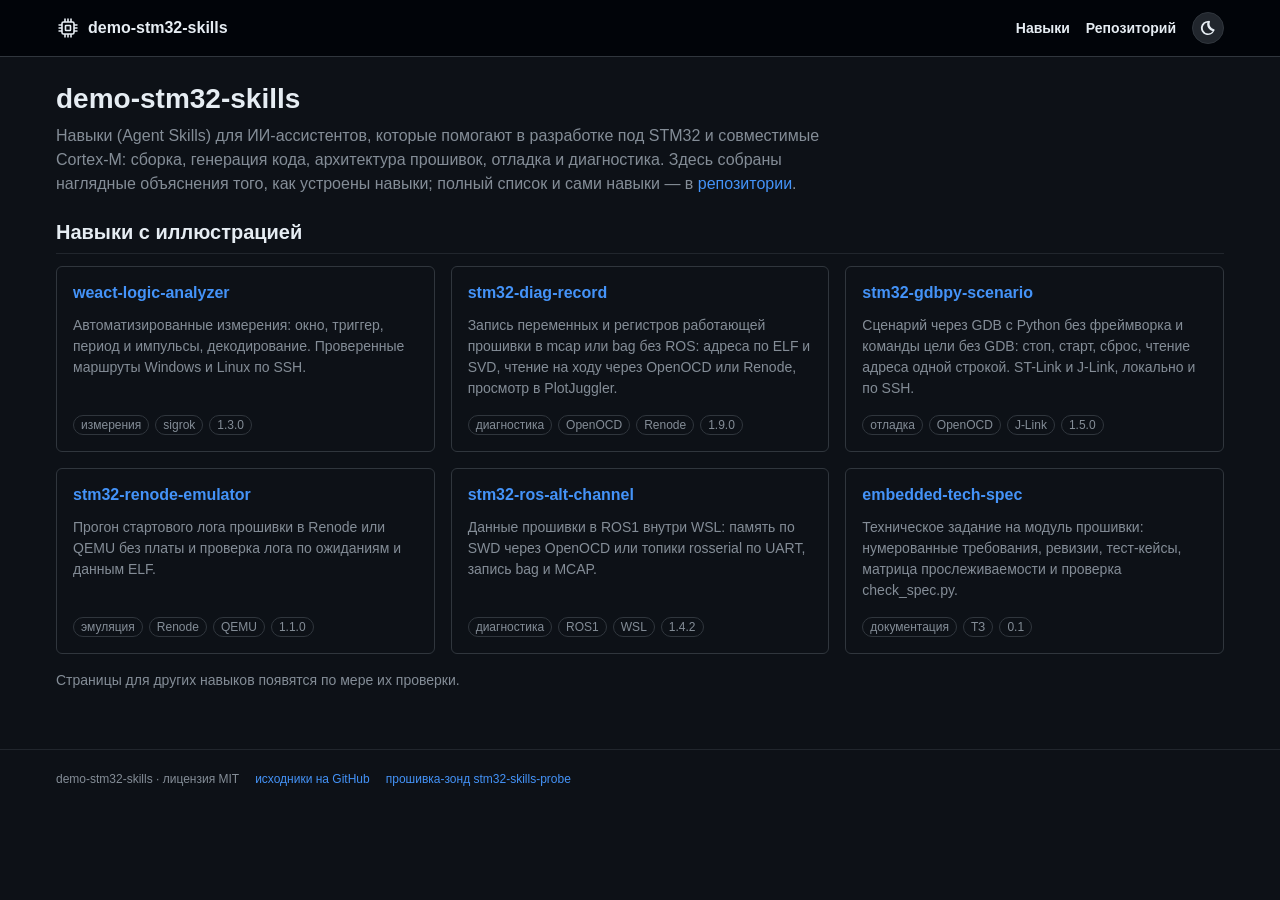
<file: site/index.html>
<!doctype html>
<html lang="ru" data-theme="dark">
<head>
<meta charset="utf-8">
<meta name="viewport" content="width=device-width, initial-scale=1">
<title>demo-stm32-skills</title>
<meta name="description" content="Навыки Agent Skills для разработки под STM32 и совместимые Cortex-M: сборка, архитектура, отладка и диагностика.">
<link rel="stylesheet" href="assets/site.css">
<script src="assets/theme.js"></script>
</head>
<body>
<header class="site-header">
  <div class="inner">
    <a class="brand" href="">
      <svg width="24" height="24" viewBox="0 0 24 24" fill="none" stroke="currentColor" stroke-width="1.6" aria-hidden="true">
        <rect x="6" y="6" width="12" height="12" rx="1.5"/><rect x="9.5" y="9.5" width="5" height="5" rx="0.5"/>
        <path d="M9 2.5v3.5M12 2.5v3.5M15 2.5v3.5M9 18v3.5M12 18v3.5M15 18v3.5M2.5 9h3.5M2.5 12h3.5M2.5 15h3.5M18 9h3.5M18 12h3.5M18 15h3.5"/>
      </svg>
      <span>demo-stm32-skills</span>
    </a>
    <nav class="site-nav" aria-label="Разделы">
      <a href="#skills">Навыки</a>
      <a class="wide" href="https://github.com/ViacheslavMezentsev/demo-stm32-skills">Репозиторий</a>
      <button id="theme-toggle" class="theme-toggle" type="button" aria-label="Тема">
        <svg class="icon-dark" width="16" height="16" viewBox="0 0 16 16" fill="currentColor" aria-hidden="true"><path d="M9.6 1.1a.75.75 0 0 1 .3.9 5.5 5.5 0 0 0 4.1 7.3.75.75 0 0 1 .4 1.3A7 7 0 1 1 8.3 1a.75.75 0 0 1 1.3.1ZM7.4 2.6a5.5 5.5 0 1 0 5.4 8.6 7 7 0 0 1-5.4-8.6Z"/></svg>
        <svg class="icon-light" width="16" height="16" viewBox="0 0 16 16" fill="currentColor" aria-hidden="true"><path d="M8 11.5a3.5 3.5 0 1 0 0-7 3.5 3.5 0 0 0 0 7Zm0 1.5a5 5 0 1 1 0-10 5 5 0 0 1 0 10ZM8 0a.75.75 0 0 1 .75.75v.5a.75.75 0 0 1-1.5 0v-.5A.75.75 0 0 1 8 0Zm0 14a.75.75 0 0 1 .75.75v.5a.75.75 0 0 1-1.5 0v-.5A.75.75 0 0 1 8 14ZM0 8a.75.75 0 0 1 .75-.75h.5a.75.75 0 0 1 0 1.5h-.5A.75.75 0 0 1 0 8Zm14 0a.75.75 0 0 1 .75-.75h.5a.75.75 0 0 1 0 1.5h-.5A.75.75 0 0 1 14 8ZM2.3 2.3a.75.75 0 0 1 1.06 0l.36.36a.75.75 0 0 1-1.06 1.06l-.36-.36a.75.75 0 0 1 0-1.06Zm9.98 9.98a.75.75 0 0 1 1.06 0l.36.36a.75.75 0 0 1-1.06 1.06l-.36-.36a.75.75 0 0 1 0-1.06ZM13.7 2.3a.75.75 0 0 1 0 1.06l-.36.36a.75.75 0 1 1-1.06-1.06l.36-.36a.75.75 0 0 1 1.06 0ZM3.72 12.28a.75.75 0 0 1 0 1.06l-.36.36a.75.75 0 0 1-1.06-1.06l.36-.36a.75.75 0 0 1 1.06 0Z"/></svg>
        <svg class="icon-auto" width="16" height="16" viewBox="0 0 16 16" fill="currentColor" aria-hidden="true"><path d="M8 0a8 8 0 1 1 0 16A8 8 0 0 1 8 0Zm0 1.5v13a6.5 6.5 0 0 0 0-13Z"/></svg>
      </button>
    </nav>
  </div>
</header>
<main>
<h1>demo-stm32-skills</h1>
<p class="lead">Навыки (Agent Skills) для ИИ-ассистентов, которые помогают в разработке под STM32 и совместимые
Cortex-M: сборка, генерация кода, архитектура прошивок, отладка и диагностика. Здесь собраны наглядные
объяснения того, как устроены навыки; полный список и сами навыки — в
<a href="https://github.com/ViacheslavMezentsev/demo-stm32-skills">репозитории</a>.</p>

<h2 id="skills">Навыки с иллюстрацией</h2>
<div class="cards">
  <a class="card" href="skills/weact-logic-analyzer/">
    <h3>weact-logic-analyzer</h3>
    <p>Автоматизированные измерения: окно, триггер, период и импульсы, декодирование. Проверенные маршруты Windows и Linux по SSH.</p>
    <div class="meta"><span class="label">измерения</span><span class="label">sigrok</span><span class="label">1.3.0</span></div>
  </a>
  <a class="card" href="skills/stm32-diag-record/">
    <h3>stm32-diag-record</h3>
    <p>Запись переменных и регистров работающей прошивки в mcap или bag без ROS: адреса по ELF и SVD, чтение на ходу через OpenOCD или Renode, просмотр в PlotJuggler.</p>
    <div class="meta"><span class="label">диагностика</span><span class="label">OpenOCD</span><span class="label">Renode</span><span class="label">1.9.0</span></div>
  </a>
  <a class="card" href="skills/stm32-gdbpy-scenario/">
    <h3>stm32-gdbpy-scenario</h3>
    <p>Сценарий через GDB с Python без фреймворка и команды цели без GDB: стоп, старт, сброс, чтение адреса одной строкой. ST-Link и J-Link, локально и по SSH.</p>
    <div class="meta"><span class="label">отладка</span><span class="label">OpenOCD</span><span class="label">J-Link</span><span class="label">1.5.0</span></div>
  </a>
  <a class="card" href="skills/stm32-renode-emulator/">
    <h3>stm32-renode-emulator</h3>
    <p>Прогон стартового лога прошивки в Renode или QEMU без платы и проверка лога по ожиданиям и данным ELF.</p>
    <div class="meta"><span class="label">эмуляция</span><span class="label">Renode</span><span class="label">QEMU</span><span class="label">1.1.0</span></div>
  </a>
  <a class="card" href="skills/stm32-ros-alt-channel/">
    <h3>stm32-ros-alt-channel</h3>
    <p>Данные прошивки в ROS1 внутри WSL: память по SWD через OpenOCD или топики rosserial по UART, запись bag и MCAP.</p>
    <div class="meta"><span class="label">диагностика</span><span class="label">ROS1</span><span class="label">WSL</span><span class="label">1.4.2</span></div>
  </a>
  <a class="card" href="skills/embedded-tech-spec/">
    <h3>embedded-tech-spec</h3>
    <p>Техническое задание на модуль прошивки: нумерованные требования, ревизии, тест-кейсы, матрица прослеживаемости и проверка check_spec.py.</p>
    <div class="meta"><span class="label">документация</span><span class="label">ТЗ</span><span class="label">0.1</span></div>
  </a>
</div>
<p style="margin-top:16px; color: var(--fg-muted)">Страницы для других навыков появятся по мере их проверки.</p>
</main>
<footer class="site-footer">
  <div class="inner">
    <span>demo-stm32-skills · лицензия MIT</span>
    <a href="https://github.com/ViacheslavMezentsev/demo-stm32-skills">исходники на GitHub</a>
    <a href="https://github.com/ViacheslavMezentsev/stm32-skills-probe">прошивка-зонд stm32-skills-probe</a>
  </div>
</footer>
</body>
</html>
</file>
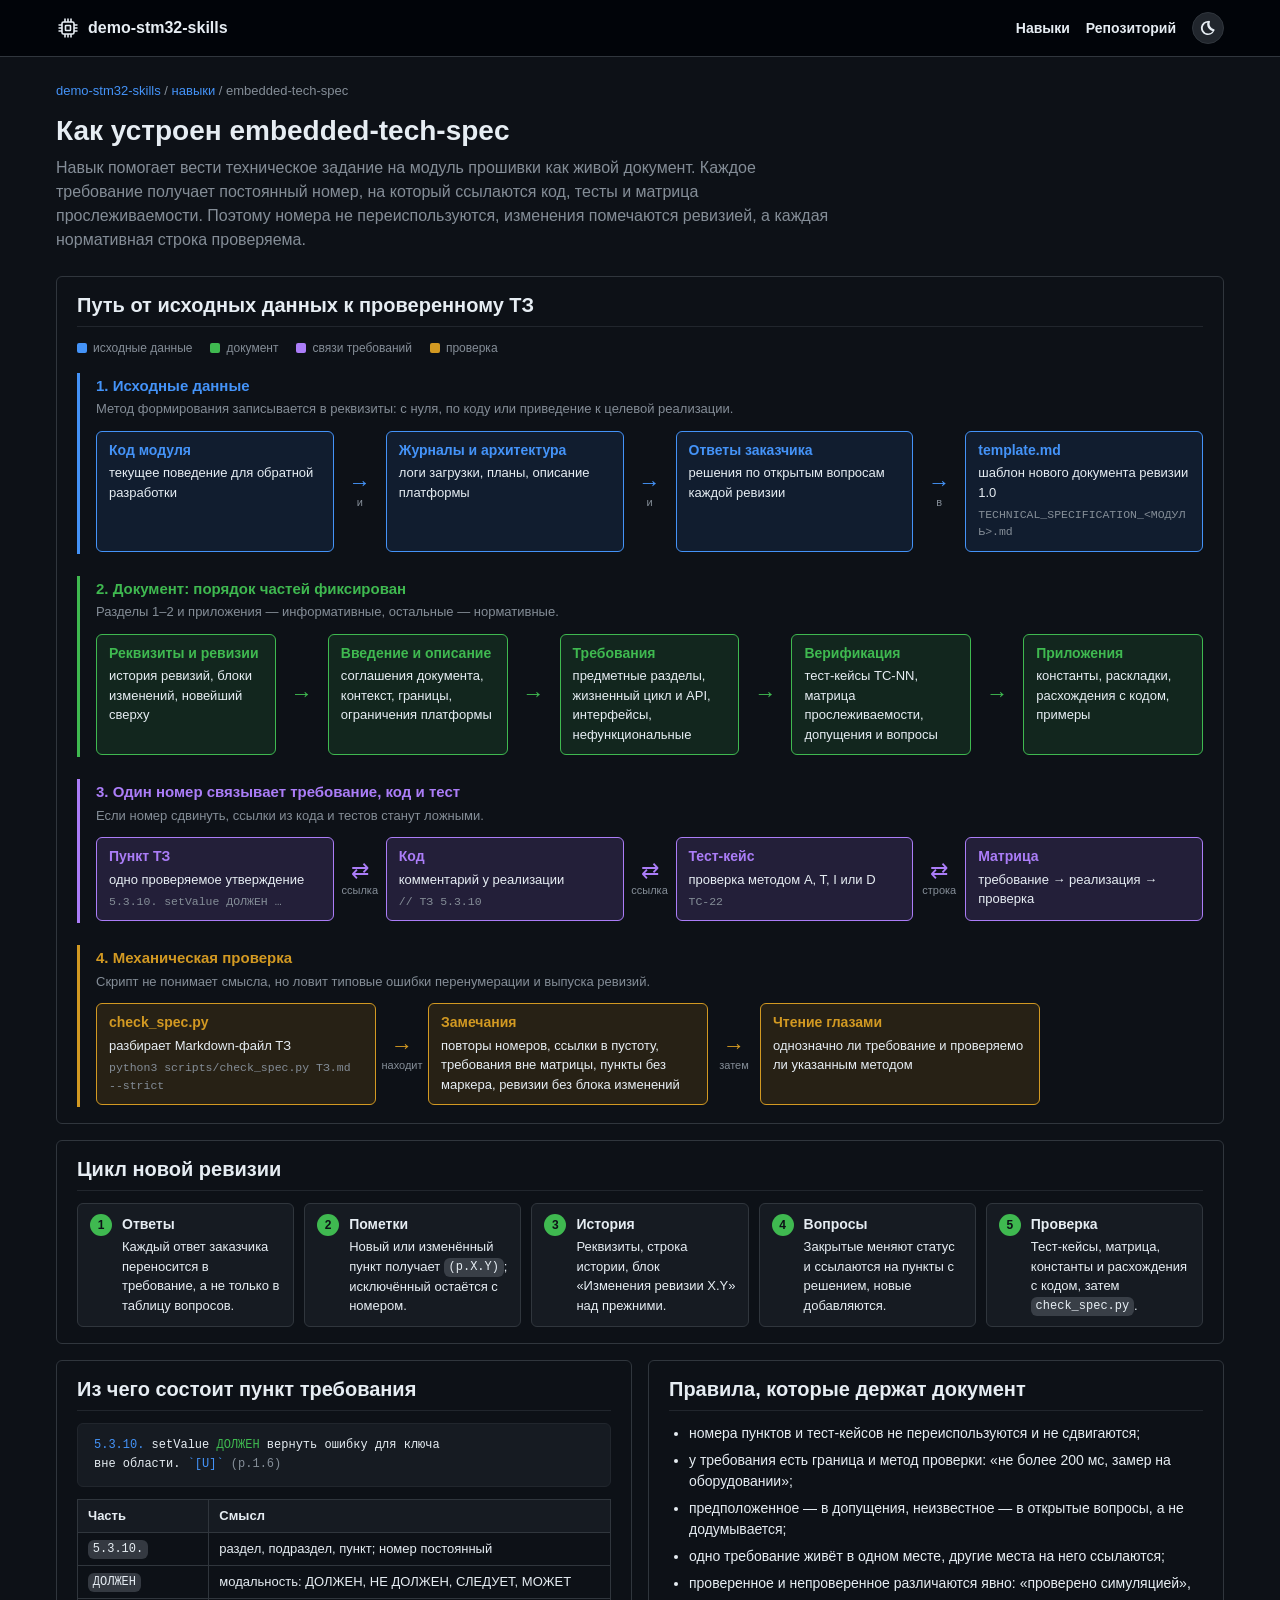
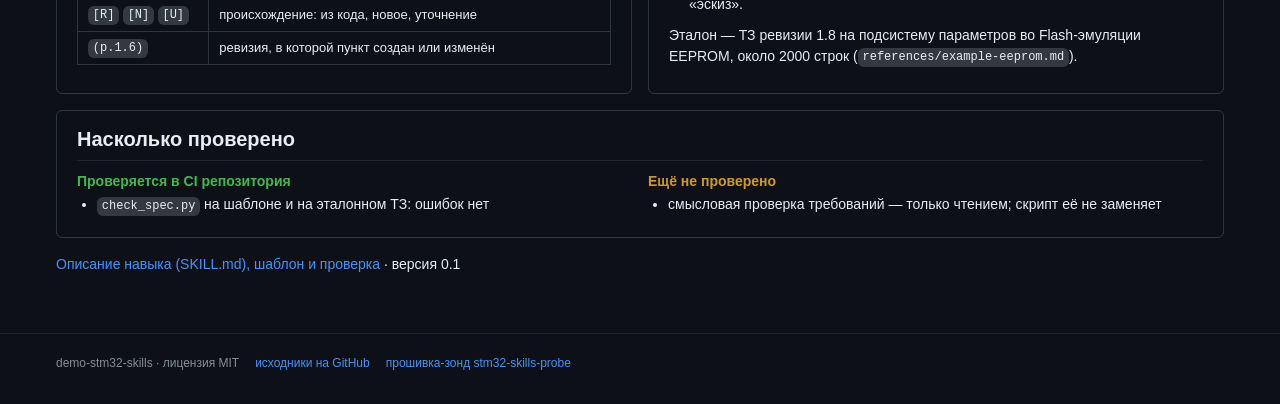
<file: site/skills/embedded-tech-spec/index.html>
<!doctype html>
<html lang="ru" data-theme="dark">
<head>
<meta charset="utf-8">
<meta name="viewport" content="width=device-width, initial-scale=1">
<title>Как устроен embedded-tech-spec</title>
<meta name="description" content="Инфографика навыка embedded-tech-spec: техническое задание на модуль встраиваемой системы с ревизиями, нумерованными требованиями, тест-кейсами и матрицей прослеживаемости.">
<link rel="stylesheet" href="../../assets/site.css">
<script src="../../assets/theme.js"></script>
</head>
<body>
<header class="site-header">
  <div class="inner">
    <a class="brand" href="../../">
      <svg width="24" height="24" viewBox="0 0 24 24" fill="none" stroke="currentColor" stroke-width="1.6" aria-hidden="true">
        <rect x="6" y="6" width="12" height="12" rx="1.5"/><rect x="9.5" y="9.5" width="5" height="5" rx="0.5"/>
        <path d="M9 2.5v3.5M12 2.5v3.5M15 2.5v3.5M9 18v3.5M12 18v3.5M15 18v3.5M2.5 9h3.5M2.5 12h3.5M2.5 15h3.5M18 9h3.5M18 12h3.5M18 15h3.5"/>
      </svg>
      <span>demo-stm32-skills</span>
    </a>
    <nav class="site-nav" aria-label="Разделы">
      <a href="../../#skills">Навыки</a>
      <a class="wide" href="https://github.com/ViacheslavMezentsev/demo-stm32-skills">Репозиторий</a>
      <button id="theme-toggle" class="theme-toggle" type="button" aria-label="Тема">
        <svg class="icon-dark" width="16" height="16" viewBox="0 0 16 16" fill="currentColor" aria-hidden="true"><path d="M9.6 1.1a.75.75 0 0 1 .3.9 5.5 5.5 0 0 0 4.1 7.3.75.75 0 0 1 .4 1.3A7 7 0 1 1 8.3 1a.75.75 0 0 1 1.3.1ZM7.4 2.6a5.5 5.5 0 1 0 5.4 8.6 7 7 0 0 1-5.4-8.6Z"/></svg>
        <svg class="icon-light" width="16" height="16" viewBox="0 0 16 16" fill="currentColor" aria-hidden="true"><path d="M8 11.5a3.5 3.5 0 1 0 0-7 3.5 3.5 0 0 0 0 7Zm0 1.5a5 5 0 1 1 0-10 5 5 0 0 1 0 10ZM8 0a.75.75 0 0 1 .75.75v.5a.75.75 0 0 1-1.5 0v-.5A.75.75 0 0 1 8 0Zm0 14a.75.75 0 0 1 .75.75v.5a.75.75 0 0 1-1.5 0v-.5A.75.75 0 0 1 8 14ZM0 8a.75.75 0 0 1 .75-.75h.5a.75.75 0 0 1 0 1.5h-.5A.75.75 0 0 1 0 8Zm14 0a.75.75 0 0 1 .75-.75h.5a.75.75 0 0 1 0 1.5h-.5A.75.75 0 0 1 14 8ZM2.3 2.3a.75.75 0 0 1 1.06 0l.36.36a.75.75 0 0 1-1.06 1.06l-.36-.36a.75.75 0 0 1 0-1.06Zm9.98 9.98a.75.75 0 0 1 1.06 0l.36.36a.75.75 0 0 1-1.06 1.06l-.36-.36a.75.75 0 0 1 0-1.06ZM13.7 2.3a.75.75 0 0 1 0 1.06l-.36.36a.75.75 0 1 1-1.06-1.06l.36-.36a.75.75 0 0 1 1.06 0ZM3.72 12.28a.75.75 0 0 1 0 1.06l-.36.36a.75.75 0 0 1-1.06-1.06l.36-.36a.75.75 0 0 1 1.06 0Z"/></svg>
        <svg class="icon-auto" width="16" height="16" viewBox="0 0 16 16" fill="currentColor" aria-hidden="true"><path d="M8 0a8 8 0 1 1 0 16A8 8 0 0 1 8 0Zm0 1.5v13a6.5 6.5 0 0 0 0-13Z"/></svg>
      </button>
    </nav>
  </div>
</header>
<main>
<div class="breadcrumb"><a href="../../">demo-stm32-skills</a> / <a href="../../#skills">навыки</a> / embedded-tech-spec</div>
<h1>Как устроен embedded-tech-spec</h1>
<p class="lead">Навык помогает вести техническое задание на модуль прошивки как живой документ. Каждое требование
получает постоянный номер, на который ссылаются код, тесты и матрица прослеживаемости. Поэтому номера не
переиспользуются, изменения помечаются ревизией, а каждая нормативная строка проверяема.</p>

<div class="box">
  <h2>Путь от исходных данных к проверенному ТЗ</h2>
  <div class="legend">
    <span class="offline">исходные данные</span>
    <span class="live">документ</span>
    <span class="alt">связи требований</span>
    <span class="view">проверка</span>
  </div>

  <div class="stage offline">
    <div class="stage-title">1. Исходные данные</div>
    <div class="stage-note">Метод формирования записывается в реквизиты: с нуля, по коду или приведение к целевой реализации.</div>
    <div class="flow">
      <div class="node"><h3>Код модуля</h3><p>текущее поведение для обратной разработки</p></div>
      <div class="arrow">и</div>
      <div class="node"><h3>Журналы и архитектура</h3><p>логи загрузки, планы, описание платформы</p></div>
      <div class="arrow">и</div>
      <div class="node"><h3>Ответы заказчика</h3><p>решения по открытым вопросам каждой ревизии</p></div>
      <div class="arrow">в</div>
      <div class="node"><h3>template.md</h3><p>шаблон нового документа ревизии 1.0</p><span class="mono">TECHNICAL_SPECIFICATION_&lt;МОДУЛЬ&gt;.md</span></div>
    </div>
  </div>

  <div class="stage live">
    <div class="stage-title">2. Документ: порядок частей фиксирован</div>
    <div class="stage-note">Разделы 1–2 и приложения — информативные, остальные — нормативные.</div>
    <div class="flow">
      <div class="node"><h3>Реквизиты и ревизии</h3><p>история ревизий, блоки изменений, новейший сверху</p></div>
      <div class="arrow"></div>
      <div class="node"><h3>Введение и описание</h3><p>соглашения документа, контекст, границы, ограничения платформы</p></div>
      <div class="arrow"></div>
      <div class="node"><h3>Требования</h3><p>предметные разделы, жизненный цикл и API, интерфейсы, нефункциональные</p></div>
      <div class="arrow"></div>
      <div class="node"><h3>Верификация</h3><p>тест-кейсы TC-NN, матрица прослеживаемости, допущения и вопросы</p></div>
      <div class="arrow"></div>
      <div class="node"><h3>Приложения</h3><p>константы, раскладки, расхождения с кодом, примеры</p></div>
    </div>
  </div>

  <div class="stage alt">
    <div class="stage-title">3. Один номер связывает требование, код и тест</div>
    <div class="stage-note">Если номер сдвинуть, ссылки из кода и тестов станут ложными.</div>
    <div class="flow">
      <div class="node"><h3>Пункт ТЗ</h3><p>одно проверяемое утверждение</p><span class="mono">5.3.10. setValue ДОЛЖЕН …</span></div>
      <div class="arrow both">ссылка</div>
      <div class="node"><h3>Код</h3><p>комментарий у реализации</p><span class="mono">// ТЗ 5.3.10</span></div>
      <div class="arrow both">ссылка</div>
      <div class="node"><h3>Тест-кейс</h3><p>проверка методом A, T, I или D</p><span class="mono">TC-22</span></div>
      <div class="arrow both">строка</div>
      <div class="node"><h3>Матрица</h3><p>требование → реализация → проверка</p></div>
    </div>
  </div>

  <div class="stage view">
    <div class="stage-title">4. Механическая проверка</div>
    <div class="stage-note">Скрипт не понимает смысла, но ловит типовые ошибки перенумерации и выпуска ревизий.</div>
    <div class="flow">
      <div class="node"><h3>check_spec.py</h3><p>разбирает Markdown-файл ТЗ</p><span class="mono">python3 scripts/check_spec.py ТЗ.md --strict</span></div>
      <div class="arrow">находит</div>
      <div class="node"><h3>Замечания</h3><p>повторы номеров, ссылки в пустоту, требования вне матрицы, пункты без маркера, ревизии без блока изменений</p></div>
      <div class="arrow">затем</div>
      <div class="node"><h3>Чтение глазами</h3><p>однозначно ли требование и проверяемо ли указанным методом</p></div>
    </div>
  </div>
</div>

<div class="box">
  <h2>Цикл новой ревизии</h2>
  <div class="cycle">
    <div class="step"><b>Ответы</b>Каждый ответ заказчика переносится в требование, а не только в таблицу вопросов.</div>
    <div class="step"><b>Пометки</b>Новый или изменённый пункт получает <code>(р.X.Y)</code>; исключённый остаётся с номером.</div>
    <div class="step"><b>История</b>Реквизиты, строка истории, блок «Изменения ревизии X.Y» над прежними.</div>
    <div class="step"><b>Вопросы</b>Закрытые меняют статус и ссылаются на пункты с решением, новые добавляются.</div>
    <div class="step"><b>Проверка</b>Тест-кейсы, матрица, константы и расхождения с кодом, затем <code>check_spec.py</code>.</div>
  </div>
</div>

<div class="cols">
  <div class="box">
    <h2>Из чего состоит пункт требования</h2>
    <pre><span class="tok-k">5.3.10.</span> setValue <span class="tok-s">ДОЛЖЕН</span> вернуть ошибку для ключа
вне области. <span class="tok-k">`[U]`</span> <span class="tok-c">(р.1.6)</span></pre>
    <table>
      <tr><th>Часть</th><th>Смысл</th></tr>
      <tr><td><code>5.3.10.</code></td><td>раздел, подраздел, пункт; номер постоянный</td></tr>
      <tr><td><code>ДОЛЖЕН</code></td><td>модальность: ДОЛЖЕН, НЕ ДОЛЖЕН, СЛЕДУЕТ, МОЖЕТ</td></tr>
      <tr><td><code>[R]</code> <code>[N]</code> <code>[U]</code></td><td>происхождение: из кода, новое, уточнение</td></tr>
      <tr><td><code>(р.1.6)</code></td><td>ревизия, в которой пункт создан или изменён</td></tr>
    </table>
  </div>
  <div class="box">
    <h2>Правила, которые держат документ</h2>
    <ul>
      <li>номера пунктов и тест-кейсов не переиспользуются и не сдвигаются;</li>
      <li>у требования есть граница и метод проверки: «не более 200 мс, замер на оборудовании»;</li>
      <li>предположенное — в допущения, неизвестное — в открытые вопросы, а не додумывается;</li>
      <li>одно требование живёт в одном месте, другие места на него ссылаются;</li>
      <li>проверенное и непроверенное различаются явно: «проверено симуляцией», «эскиз».</li>
    </ul>
    <p style="margin-top:10px">Эталон — ТЗ ревизии 1.8 на подсистему параметров во Flash-эмуляции EEPROM, около 2000 строк (<code>references/example-eeprom.md</code>).</p>
  </div>
</div>
<div class="box">
  <h2>Насколько проверено</h2>
  <div class="cols" style="margin-bottom:0">
    <div><h3 style="color: var(--success)">Проверяется в CI репозитория</h3><ul><li><code>check_spec.py</code> на шаблоне и на эталонном ТЗ: ошибок нет</li></ul></div>
    <div><h3 style="color: var(--attention)">Ещё не проверено</h3><ul><li>смысловая проверка требований — только чтением; скрипт её не заменяет</li></ul></div>
  </div>
</div>

<p><a href="https://github.com/ViacheslavMezentsev/demo-stm32-skills/tree/main/embedded-tech-spec">Описание навыка (SKILL.md), шаблон и проверка</a> · версия 0.1</p>
</main>
<footer class="site-footer">
  <div class="inner">
    <span>demo-stm32-skills · лицензия MIT</span>
    <a href="https://github.com/ViacheslavMezentsev/demo-stm32-skills">исходники на GitHub</a>
    <a href="https://github.com/ViacheslavMezentsev/stm32-skills-probe">прошивка-зонд stm32-skills-probe</a>
  </div>
</footer>
</body>
</html>
</file>
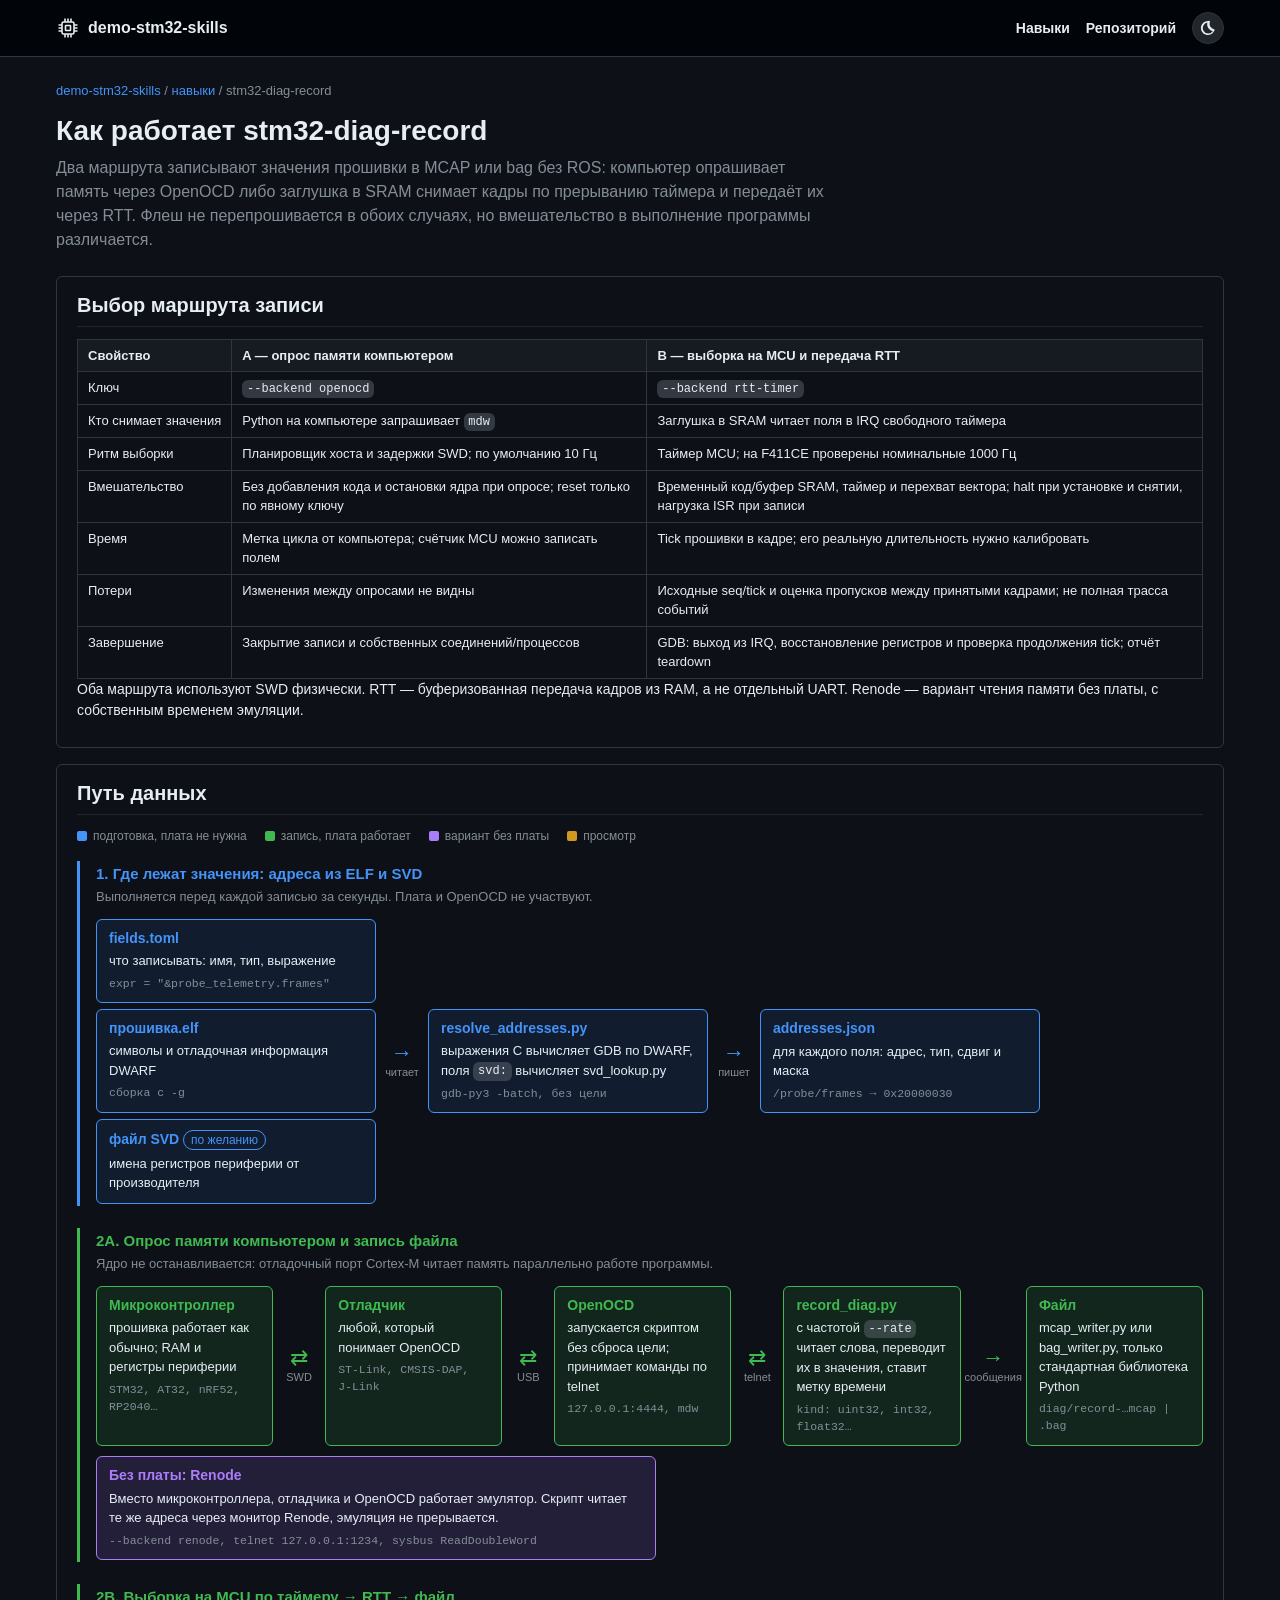
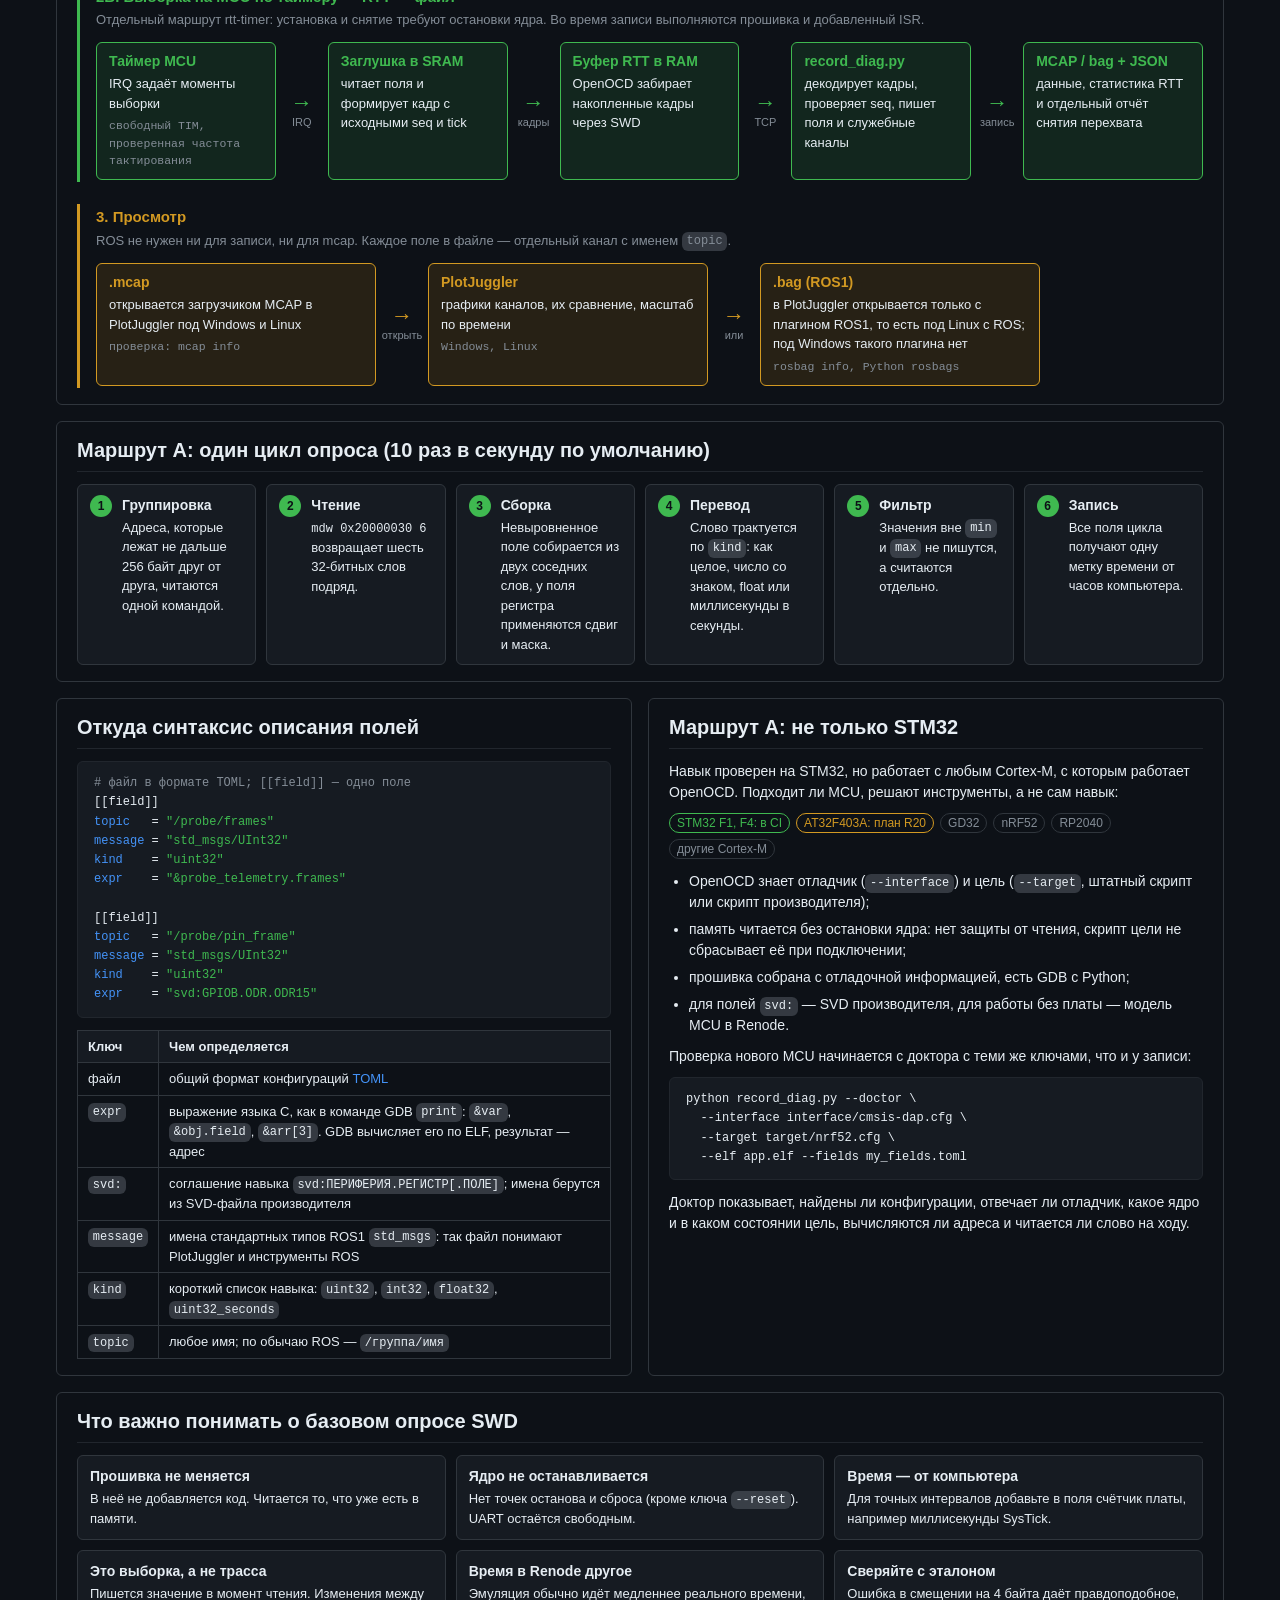
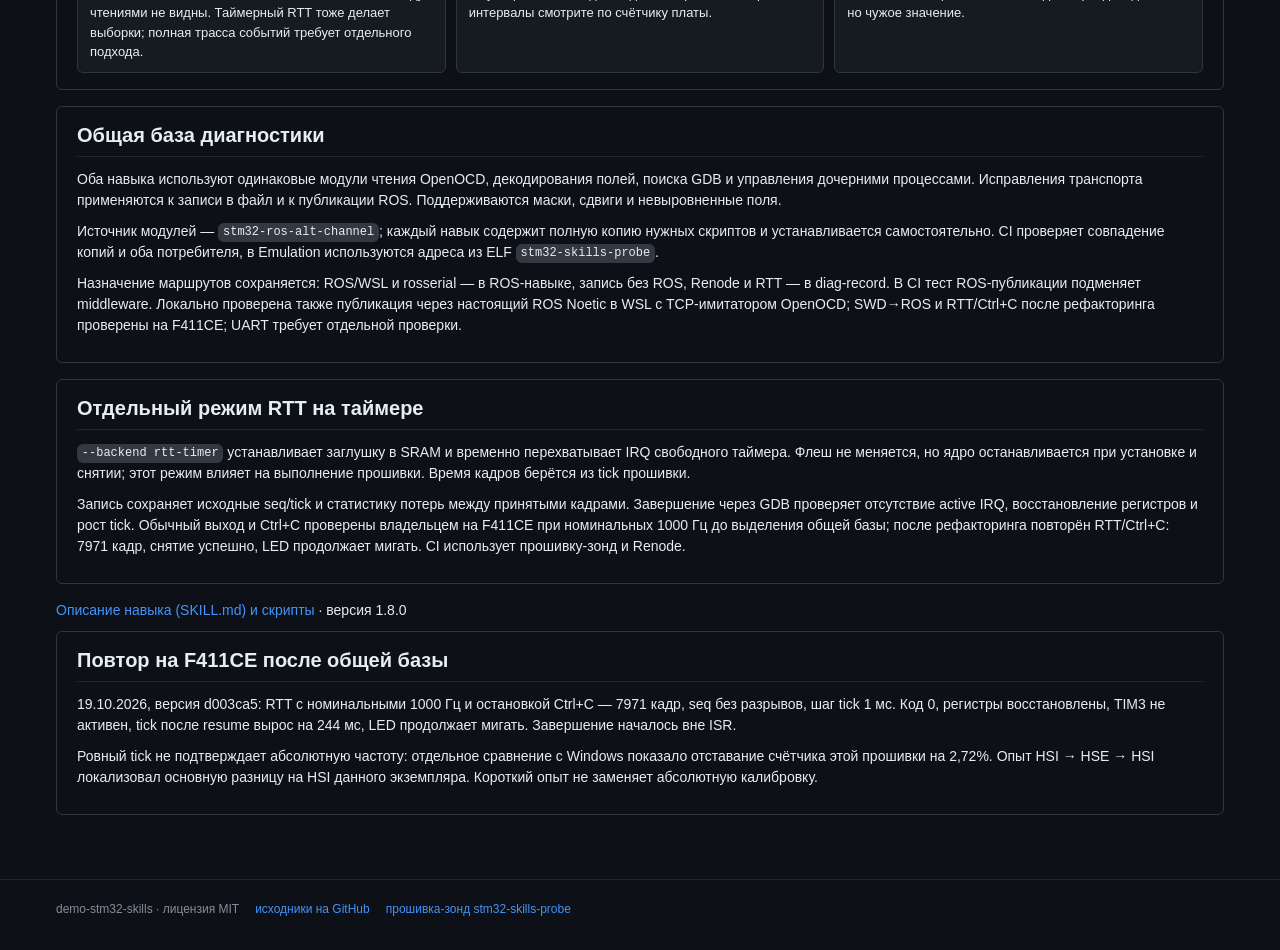
<file: site/skills/stm32-diag-record/index.html>
<!doctype html>
<html lang="ru" data-theme="dark">
<head>
<meta charset="utf-8">
<meta name="viewport" content="width=device-width, initial-scale=1">
<title>Как работает stm32-diag-record</title>
<meta name="description" content="Инфографика навыка stm32-diag-record: адреса по ELF, чтение памяти на ходу через OpenOCD или Renode, запись mcap и bag, просмотр в PlotJuggler.">
<link rel="stylesheet" href="../../assets/site.css">
<script src="../../assets/theme.js"></script>
</head>
<body>
<header class="site-header">
  <div class="inner">
    <a class="brand" href="../../">
      <svg width="24" height="24" viewBox="0 0 24 24" fill="none" stroke="currentColor" stroke-width="1.6" aria-hidden="true">
        <rect x="6" y="6" width="12" height="12" rx="1.5"/><rect x="9.5" y="9.5" width="5" height="5" rx="0.5"/>
        <path d="M9 2.5v3.5M12 2.5v3.5M15 2.5v3.5M9 18v3.5M12 18v3.5M15 18v3.5M2.5 9h3.5M2.5 12h3.5M2.5 15h3.5M18 9h3.5M18 12h3.5M18 15h3.5"/>
      </svg>
      <span>demo-stm32-skills</span>
    </a>
    <nav class="site-nav" aria-label="Разделы">
      <a href="../../#skills">Навыки</a>
      <a class="wide" href="https://github.com/ViacheslavMezentsev/demo-stm32-skills">Репозиторий</a>
      <button id="theme-toggle" class="theme-toggle" type="button" aria-label="Тема">
        <svg class="icon-dark" width="16" height="16" viewBox="0 0 16 16" fill="currentColor" aria-hidden="true"><path d="M9.6 1.1a.75.75 0 0 1 .3.9 5.5 5.5 0 0 0 4.1 7.3.75.75 0 0 1 .4 1.3A7 7 0 1 1 8.3 1a.75.75 0 0 1 1.3.1ZM7.4 2.6a5.5 5.5 0 1 0 5.4 8.6 7 7 0 0 1-5.4-8.6Z"/></svg>
        <svg class="icon-light" width="16" height="16" viewBox="0 0 16 16" fill="currentColor" aria-hidden="true"><path d="M8 11.5a3.5 3.5 0 1 0 0-7 3.5 3.5 0 0 0 0 7Zm0 1.5a5 5 0 1 1 0-10 5 5 0 0 1 0 10ZM8 0a.75.75 0 0 1 .75.75v.5a.75.75 0 0 1-1.5 0v-.5A.75.75 0 0 1 8 0Zm0 14a.75.75 0 0 1 .75.75v.5a.75.75 0 0 1-1.5 0v-.5A.75.75 0 0 1 8 14ZM0 8a.75.75 0 0 1 .75-.75h.5a.75.75 0 0 1 0 1.5h-.5A.75.75 0 0 1 0 8Zm14 0a.75.75 0 0 1 .75-.75h.5a.75.75 0 0 1 0 1.5h-.5A.75.75 0 0 1 14 8ZM2.3 2.3a.75.75 0 0 1 1.06 0l.36.36a.75.75 0 0 1-1.06 1.06l-.36-.36a.75.75 0 0 1 0-1.06Zm9.98 9.98a.75.75 0 0 1 1.06 0l.36.36a.75.75 0 0 1-1.06 1.06l-.36-.36a.75.75 0 0 1 0-1.06ZM13.7 2.3a.75.75 0 0 1 0 1.06l-.36.36a.75.75 0 1 1-1.06-1.06l.36-.36a.75.75 0 0 1 1.06 0ZM3.72 12.28a.75.75 0 0 1 0 1.06l-.36.36a.75.75 0 0 1-1.06-1.06l.36-.36a.75.75 0 0 1 1.06 0Z"/></svg>
        <svg class="icon-auto" width="16" height="16" viewBox="0 0 16 16" fill="currentColor" aria-hidden="true"><path d="M8 0a8 8 0 1 1 0 16A8 8 0 0 1 8 0Zm0 1.5v13a6.5 6.5 0 0 0 0-13Z"/></svg>
      </button>
    </nav>
  </div>
</header>
<main>
<div class="breadcrumb"><a href="../../">demo-stm32-skills</a> / <a href="../../#skills">навыки</a> / stm32-diag-record</div>
<h1>Как работает stm32-diag-record</h1>
<p class="lead">Два маршрута записывают значения прошивки в MCAP или bag без ROS: компьютер опрашивает
память через OpenOCD либо заглушка в SRAM снимает кадры по прерыванию таймера и передаёт их через RTT.
Флеш не перепрошивается в обоих случаях, но вмешательство в выполнение программы различается.</p>

<div class="box">
  <h2>Выбор маршрута записи</h2>
  <table>
    <tr><th>Свойство</th><th>A — опрос памяти компьютером</th><th>B — выборка на MCU и передача RTT</th></tr>
    <tr><td>Ключ</td><td><code>--backend openocd</code></td><td><code>--backend rtt-timer</code></td></tr>
    <tr><td>Кто снимает значения</td><td>Python на компьютере запрашивает <code>mdw</code></td><td>Заглушка в SRAM читает поля в IRQ свободного таймера</td></tr>
    <tr><td>Ритм выборки</td><td>Планировщик хоста и задержки SWD; по умолчанию 10 Гц</td><td>Таймер MCU; на F411CE проверены номинальные 1000 Гц</td></tr>
    <tr><td>Вмешательство</td><td>Без добавления кода и остановки ядра при опросе; reset только по явному ключу</td><td>Временный код/буфер SRAM, таймер и перехват вектора; halt при установке и снятии, нагрузка ISR при записи</td></tr>
    <tr><td>Время</td><td>Метка цикла от компьютера; счётчик MCU можно записать полем</td><td>Tick прошивки в кадре; его реальную длительность нужно калибровать</td></tr>
    <tr><td>Потери</td><td>Изменения между опросами не видны</td><td>Исходные seq/tick и оценка пропусков между принятыми кадрами; не полная трасса событий</td></tr>
    <tr><td>Завершение</td><td>Закрытие записи и собственных соединений/процессов</td><td>GDB: выход из IRQ, восстановление регистров и проверка продолжения tick; отчёт teardown</td></tr>
  </table>
  <p>Оба маршрута используют SWD физически. RTT — буферизованная передача кадров из RAM,
  а не отдельный UART. Renode — вариант чтения памяти без платы, с собственным временем эмуляции.</p>
</div>

<div class="box">
  <h2>Путь данных</h2>
  <div class="legend">
    <span class="offline">подготовка, плата не нужна</span>
    <span class="live">запись, плата работает</span>
    <span class="alt">вариант без платы</span>
    <span class="view">просмотр</span>
  </div>

  <div class="stage offline">
    <div class="stage-title">1. Где лежат значения: адреса из ELF и SVD</div>
    <div class="stage-note">Выполняется перед каждой записью за секунды. Плата и OpenOCD не участвуют.</div>
    <div class="flow">
      <div class="inputs">
        <div class="node"><h3>fields.toml</h3><p>что записывать: имя, тип, выражение</p><span class="mono">expr = "&amp;probe_telemetry.frames"</span></div>
        <div class="node"><h3>прошивка.elf</h3><p>символы и отладочная информация DWARF</p><span class="mono">сборка с -g</span></div>
        <div class="node"><h3>файл SVD <span class="label">по желанию</span></h3><p>имена регистров периферии от производителя</p></div>
      </div>
      <div class="arrow">читает</div>
      <div class="node center"><h3>resolve_addresses.py</h3><p>выражения C вычисляет GDB по DWARF, поля <code>svd:</code> вычисляет svd_lookup.py</p><span class="mono">gdb-py3 -batch, без цели</span></div>
      <div class="arrow">пишет</div>
      <div class="node center"><h3>addresses.json</h3><p>для каждого поля: адрес, тип, сдвиг и маска</p><span class="mono">/probe/frames → 0x20000030</span></div>
    </div>
  </div>

  <div class="stage live">
    <div class="stage-title">2A. Опрос памяти компьютером и запись файла</div>
    <div class="stage-note">Ядро не останавливается: отладочный порт Cortex-M читает память параллельно работе программы.</div>
    <div class="flow">
      <div class="node"><h3>Микроконтроллер</h3><p>прошивка работает как обычно; RAM и регистры периферии</p><span class="mono">STM32, AT32, nRF52, RP2040…</span></div>
      <div class="arrow both">SWD</div>
      <div class="node"><h3>Отладчик</h3><p>любой, который понимает OpenOCD</p><span class="mono">ST-Link, CMSIS-DAP, J-Link</span></div>
      <div class="arrow both">USB</div>
      <div class="node"><h3>OpenOCD</h3><p>запускается скриптом без сброса цели; принимает команды по telnet</p><span class="mono">127.0.0.1:4444, mdw</span></div>
      <div class="arrow both">telnet</div>
      <div class="node"><h3>record_diag.py</h3><p>с частотой <code>--rate</code> читает слова, переводит их в значения, ставит метку времени</p><span class="mono">kind: uint32, int32, float32…</span></div>
      <div class="arrow">сообщения</div>
      <div class="node"><h3>Файл</h3><p>mcap_writer.py или bag_writer.py, только стандартная библиотека Python</p><span class="mono">diag/record-…mcap | .bag</span></div>
    </div>
    <div class="alt-row alt">
      <div class="node"><h3>Без платы: Renode</h3><p>Вместо микроконтроллера, отладчика и OpenOCD работает эмулятор. Скрипт читает те же адреса через монитор Renode, эмуляция не прерывается.</p><span class="mono">--backend renode, telnet 127.0.0.1:1234, sysbus ReadDoubleWord</span></div>
    </div>
  </div>

  <div class="stage live">
    <div class="stage-title">2B. Выборка на MCU по таймеру → RTT → файл</div>
    <div class="stage-note">Отдельный маршрут rtt-timer: установка и снятие требуют остановки ядра. Во время записи выполняются прошивка и добавленный ISR.</div>
    <div class="flow">
      <div class="node"><h3>Таймер MCU</h3><p>IRQ задаёт моменты выборки</p><span class="mono">свободный TIM, проверенная частота тактирования</span></div>
      <div class="arrow">IRQ</div>
      <div class="node"><h3>Заглушка в SRAM</h3><p>читает поля и формирует кадр с исходными seq и tick</p></div>
      <div class="arrow">кадры</div>
      <div class="node"><h3>Буфер RTT в RAM</h3><p>OpenOCD забирает накопленные кадры через SWD</p></div>
      <div class="arrow">TCP</div>
      <div class="node"><h3>record_diag.py</h3><p>декодирует кадры, проверяет seq, пишет поля и служебные каналы</p></div>
      <div class="arrow">запись</div>
      <div class="node"><h3>MCAP / bag + JSON</h3><p>данные, статистика RTT и отдельный отчёт снятия перехвата</p></div>
    </div>
  </div>

  <div class="stage view">
    <div class="stage-title">3. Просмотр</div>
    <div class="stage-note">ROS не нужен ни для записи, ни для mcap. Каждое поле в файле — отдельный канал с именем <code>topic</code>.</div>
    <div class="flow">
      <div class="node"><h3>.mcap</h3><p>открывается загрузчиком MCAP в PlotJuggler под Windows и Linux</p><span class="mono">проверка: mcap info</span></div>
      <div class="arrow">открыть</div>
      <div class="node"><h3>PlotJuggler</h3><p>графики каналов, их сравнение, масштаб по времени</p><span class="mono">Windows, Linux</span></div>
      <div class="arrow">или</div>
      <div class="node"><h3>.bag (ROS1)</h3><p>в PlotJuggler открывается только с плагином ROS1, то есть под Linux с ROS; под Windows такого плагина нет</p><span class="mono">rosbag info, Python rosbags</span></div>
    </div>
  </div>
</div>

<div class="box">
  <h2>Маршрут A: один цикл опроса (10 раз в секунду по умолчанию)</h2>
  <div class="cycle">
    <div class="step"><b>Группировка</b>Адреса, которые лежат не дальше 256 байт друг от друга, читаются одной командой.</div>
    <div class="step"><b>Чтение</b><span class="mono">mdw 0x20000030 6</span> возвращает шесть 32-битных слов подряд.</div>
    <div class="step"><b>Сборка</b>Невыровненное поле собирается из двух соседних слов, у поля регистра применяются сдвиг и маска.</div>
    <div class="step"><b>Перевод</b>Слово трактуется по <code>kind</code>: как целое, число со знаком, float или миллисекунды в секунды.</div>
    <div class="step"><b>Фильтр</b>Значения вне <code>min</code> и <code>max</code> не пишутся, а считаются отдельно.</div>
    <div class="step"><b>Запись</b>Все поля цикла получают одну метку времени от часов компьютера.</div>
  </div>
</div>

<div class="cols">
  <div class="box">
    <h2>Откуда синтаксис описания полей</h2>
    <pre><span class="tok-c"># файл в формате TOML; [[field]] — одно поле</span>
[[field]]
<span class="tok-k">topic</span>   = <span class="tok-s">"/probe/frames"</span>
<span class="tok-k">message</span> = <span class="tok-s">"std_msgs/UInt32"</span>
<span class="tok-k">kind</span>    = <span class="tok-s">"uint32"</span>
<span class="tok-k">expr</span>    = <span class="tok-s">"&amp;probe_telemetry.frames"</span>

[[field]]
<span class="tok-k">topic</span>   = <span class="tok-s">"/probe/pin_frame"</span>
<span class="tok-k">message</span> = <span class="tok-s">"std_msgs/UInt32"</span>
<span class="tok-k">kind</span>    = <span class="tok-s">"uint32"</span>
<span class="tok-k">expr</span>    = <span class="tok-s">"svd:GPIOB.ODR.ODR15"</span></pre>
    <table>
      <tr><th>Ключ</th><th>Чем определяется</th></tr>
      <tr><td>файл</td><td>общий формат конфигураций <a href="https://toml.io/ru/">TOML</a></td></tr>
      <tr><td><code>expr</code></td><td>выражение языка C, как в команде GDB <code>print</code>: <code>&amp;var</code>, <code>&amp;obj.field</code>, <code>&amp;arr[3]</code>. GDB вычисляет его по ELF, результат — адрес</td></tr>
      <tr><td><code>svd:</code></td><td>соглашение навыка <code>svd:ПЕРИФЕРИЯ.РЕГИСТР[.ПОЛЕ]</code>; имена берутся из SVD-файла производителя</td></tr>
      <tr><td><code>message</code></td><td>имена стандартных типов ROS1 <code>std_msgs</code>: так файл понимают PlotJuggler и инструменты ROS</td></tr>
      <tr><td><code>kind</code></td><td>короткий список навыка: <code>uint32</code>, <code>int32</code>, <code>float32</code>, <code>uint32_seconds</code></td></tr>
      <tr><td><code>topic</code></td><td>любое имя; по обычаю ROS — <code>/группа/имя</code></td></tr>
    </table>
  </div>

  <div class="box">
    <h2>Маршрут A: не только STM32</h2>
    <p>Навык проверен на STM32, но работает с любым Cortex-M, с которым работает OpenOCD. Подходит ли MCU, решают
    инструменты, а не сам навык:</p>
    <div class="chips">
      <span class="label" style="--c: var(--success)">STM32 F1, F4: в CI</span>
      <span class="label" style="--c: var(--attention)">AT32F403A: план R20</span>
      <span class="label">GD32</span><span class="label">nRF52</span><span class="label">RP2040</span><span class="label">другие Cortex-M</span>
    </div>
    <ul>
      <li>OpenOCD знает отладчик (<code>--interface</code>) и цель (<code>--target</code>, штатный скрипт или скрипт производителя);</li>
      <li>память читается без остановки ядра: нет защиты от чтения, скрипт цели не сбрасывает её при подключении;</li>
      <li>прошивка собрана с отладочной информацией, есть GDB с Python;</li>
      <li>для полей <code>svd:</code> — SVD производителя, для работы без платы — модель MCU в Renode.</li>
    </ul>
    <p style="margin-top:10px">Проверка нового MCU начинается с доктора с теми же ключами, что и у записи:</p>
    <pre>python record_diag.py --doctor \
  --interface interface/cmsis-dap.cfg \
  --target target/nrf52.cfg \
  --elf app.elf --fields my_fields.toml</pre>
    <p>Доктор показывает, найдены ли конфигурации, отвечает ли отладчик, какое ядро и в каком состоянии цель,
    вычисляются ли адреса и читается ли слово на ходу.</p>
  </div>
</div>

<div class="box">
  <h2>Что важно понимать о базовом опросе SWD</h2>
  <div class="facts">
    <div class="fact"><b>Прошивка не меняется</b>В неё не добавляется код. Читается то, что уже есть в памяти.</div>
    <div class="fact"><b>Ядро не останавливается</b>Нет точек останова и сброса (кроме ключа <code>--reset</code>). UART остаётся свободным.</div>
    <div class="fact"><b>Время — от компьютера</b>Для точных интервалов добавьте в поля счётчик платы, например миллисекунды SysTick.</div>
    <div class="fact"><b>Это выборка, а не трасса</b>Пишется значение в момент чтения. Изменения между чтениями не видны. Таймерный RTT тоже делает выборки; полная трасса событий требует отдельного подхода.</div>
    <div class="fact"><b>Время в Renode другое</b>Эмуляция обычно идёт медленнее реального времени, интервалы смотрите по счётчику платы.</div>
    <div class="fact"><b>Сверяйте с эталоном</b>Ошибка в смещении на 4 байта даёт правдоподобное, но чужое значение.</div>
  </div>
</div>

<div class="box">
  <h2>Общая база диагностики</h2>
  <p>Оба навыка используют одинаковые модули чтения OpenOCD, декодирования полей,
  поиска GDB и управления дочерними процессами. Исправления транспорта применяются
  к записи в файл и к публикации ROS. Поддерживаются маски, сдвиги и невыровненные поля.</p>
  <p>Источник модулей — <code>stm32-ros-alt-channel</code>; каждый навык содержит полную копию
  нужных скриптов и устанавливается самостоятельно. CI проверяет совпадение копий и оба потребителя,
  в Emulation используются адреса из ELF <code>stm32-skills-probe</code>.</p>
  <p>Назначение маршрутов сохраняется: ROS/WSL и rosserial — в ROS-навыке, запись без ROS,
  Renode и RTT — в diag-record. В CI тест ROS-публикации подменяет middleware. Локально проверена также публикация через
  настоящий ROS Noetic в WSL с TCP-имитатором OpenOCD; SWD→ROS и RTT/Ctrl+C после рефакторинга проверены на F411CE; UART требует отдельной проверки.</p>
</div>

<div class="box">
  <h2>Отдельный режим RTT на таймере</h2>
  <p><code>--backend rtt-timer</code> устанавливает заглушку в SRAM и временно перехватывает
  IRQ свободного таймера. Флеш не меняется, но ядро останавливается при установке и снятии;
  этот режим влияет на выполнение прошивки. Время кадров берётся из tick прошивки.</p>
  <p>Запись сохраняет исходные seq/tick и статистику потерь между принятыми кадрами.
  Завершение через GDB проверяет отсутствие active IRQ, восстановление регистров и рост tick.
  Обычный выход и Ctrl+C проверены владельцем на F411CE при номинальных 1000 Гц до выделения общей базы;
  после рефакторинга повторён RTT/Ctrl+C: 7971 кадр, снятие успешно, LED продолжает мигать. CI использует прошивку-зонд и Renode.</p>
</div>

<p><a href="https://github.com/ViacheslavMezentsev/demo-stm32-skills/tree/main/stm32-diag-record">Описание навыка (SKILL.md) и скрипты</a> · версия 1.8.0</p>
<div class="box">
  <h2>Повтор на F411CE после общей базы</h2>
  <p>19.10.2026, версия d003ca5: RTT с номинальными 1000 Гц и остановкой Ctrl+C — 7971 кадр,
  seq без разрывов, шаг tick 1 мс. Код 0, регистры восстановлены, TIM3 не активен,
  tick после resume вырос на 244 мс, LED продолжает мигать. Завершение началось вне ISR.</p>
  <p>Ровный tick не подтверждает абсолютную частоту: отдельное сравнение с Windows показало
  отставание счётчика этой прошивки на 2,72%. Опыт HSI → HSE → HSI локализовал основную
  разницу на HSI данного экземпляра. Короткий опыт не заменяет абсолютную калибровку.</p>
</div>
</main>
<footer class="site-footer">
  <div class="inner">
    <span>demo-stm32-skills · лицензия MIT</span>
    <a href="https://github.com/ViacheslavMezentsev/demo-stm32-skills">исходники на GitHub</a>
    <a href="https://github.com/ViacheslavMezentsev/stm32-skills-probe">прошивка-зонд stm32-skills-probe</a>
  </div>
</footer>
</body>
</html>
</file>
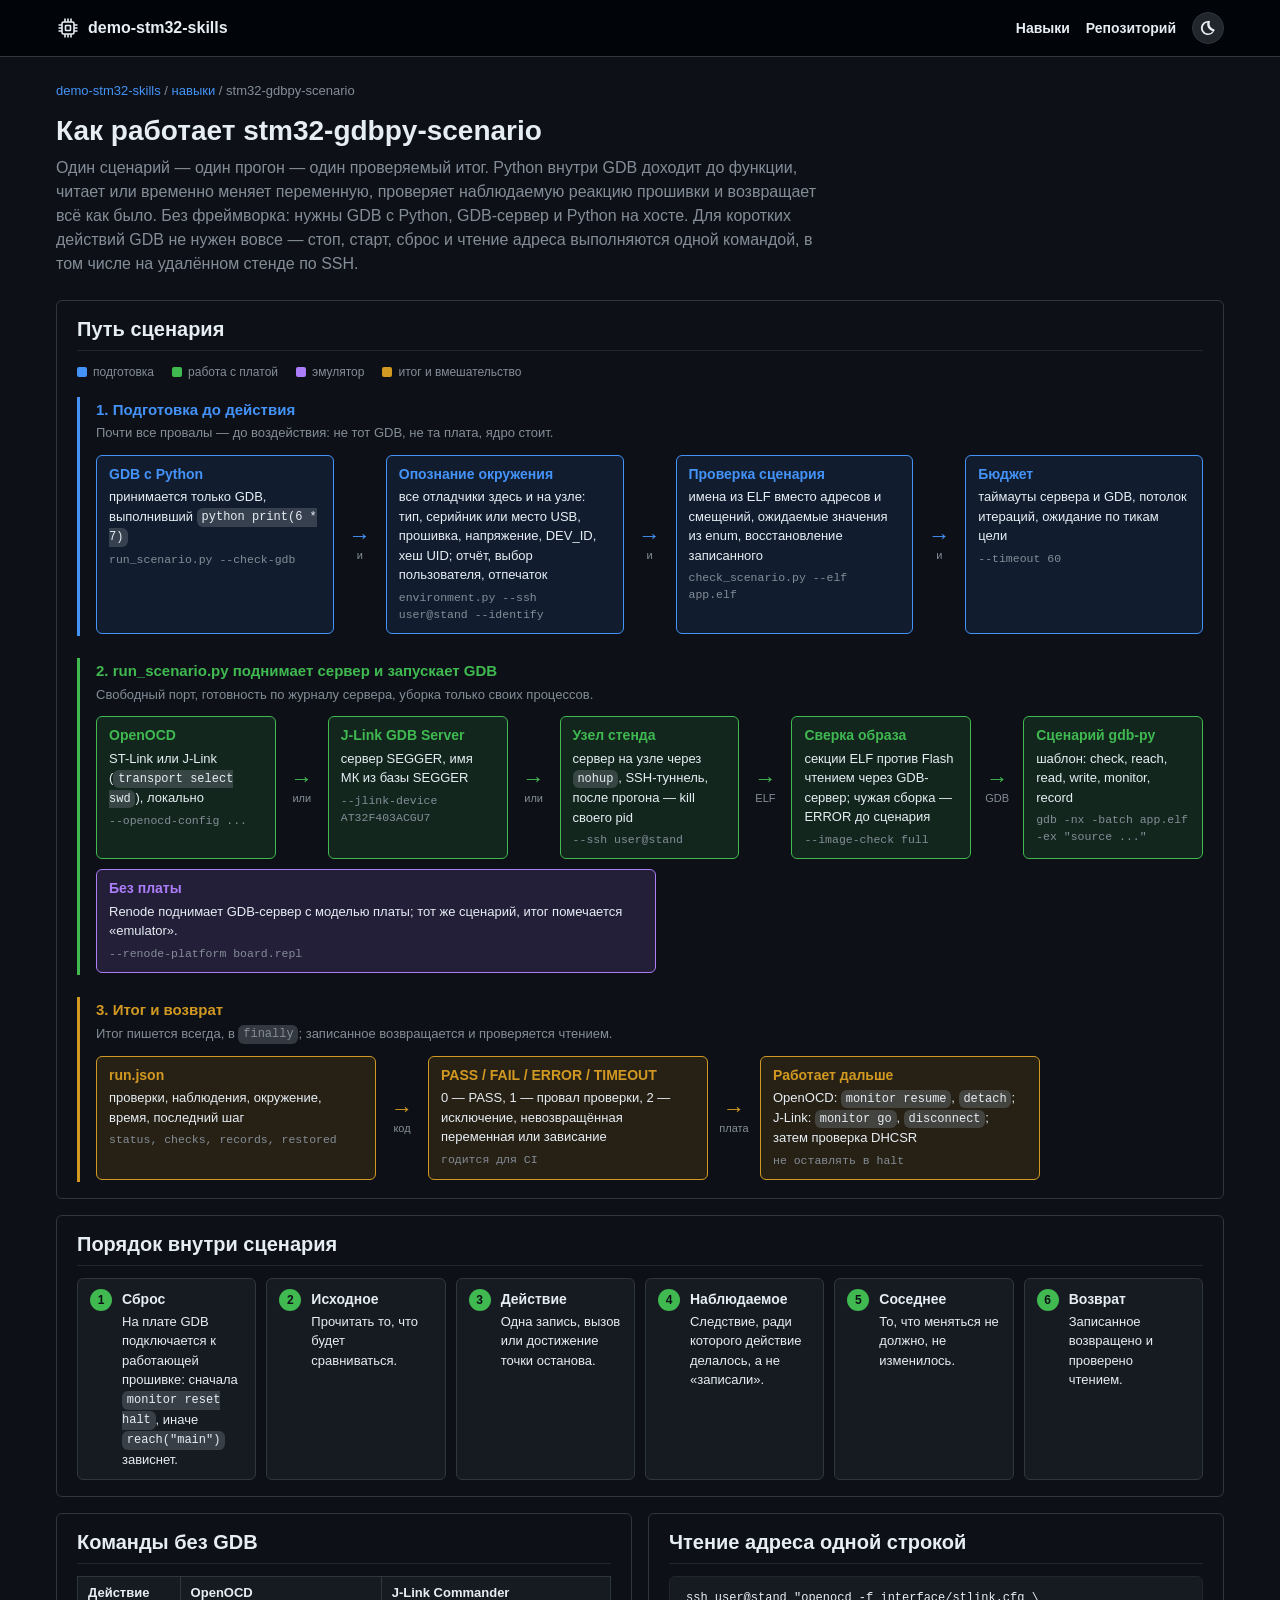
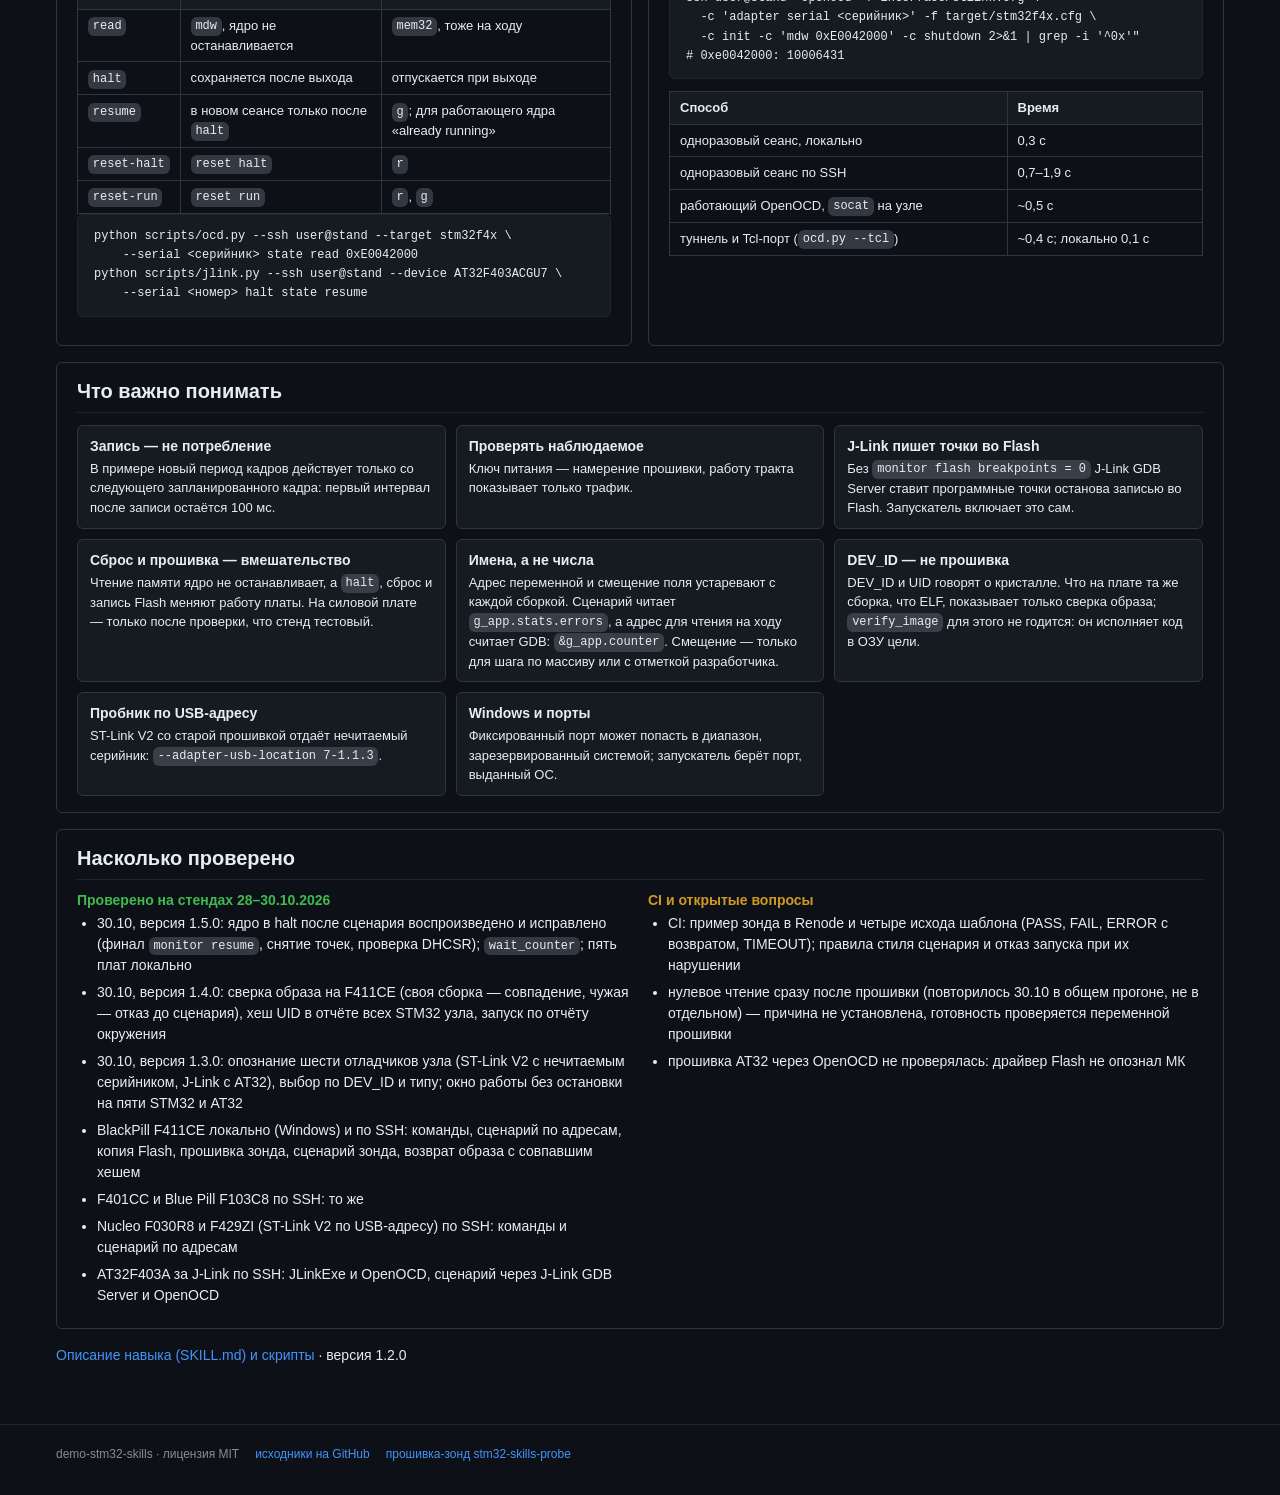
<file: site/skills/stm32-gdbpy-scenario/index.html>
<!doctype html>
<html lang="ru" data-theme="dark">
<head>
<meta charset="utf-8">
<meta name="viewport" content="width=device-width, initial-scale=1">
<title>Как работает stm32-gdbpy-scenario</title>
<meta name="description" content="Инфографика навыка stm32-gdbpy-scenario: сценарий через GDB с Python без фреймворка и команды цели (стоп, старт, сброс, чтение) через OpenOCD и J-Link, локально и по SSH.">
<link rel="stylesheet" href="../../assets/site.css">
<script src="../../assets/theme.js"></script>
</head>
<body>
<header class="site-header">
  <div class="inner">
    <a class="brand" href="../../">
      <svg width="24" height="24" viewBox="0 0 24 24" fill="none" stroke="currentColor" stroke-width="1.6" aria-hidden="true">
        <rect x="6" y="6" width="12" height="12" rx="1.5"/><rect x="9.5" y="9.5" width="5" height="5" rx="0.5"/>
        <path d="M9 2.5v3.5M12 2.5v3.5M15 2.5v3.5M9 18v3.5M12 18v3.5M15 18v3.5M2.5 9h3.5M2.5 12h3.5M2.5 15h3.5M18 9h3.5M18 12h3.5M18 15h3.5"/>
      </svg>
      <span>demo-stm32-skills</span>
    </a>
    <nav class="site-nav" aria-label="Разделы">
      <a href="../../#skills">Навыки</a>
      <a class="wide" href="https://github.com/ViacheslavMezentsev/demo-stm32-skills">Репозиторий</a>
      <button id="theme-toggle" class="theme-toggle" type="button" aria-label="Тема">
        <svg class="icon-dark" width="16" height="16" viewBox="0 0 16 16" fill="currentColor" aria-hidden="true"><path d="M9.6 1.1a.75.75 0 0 1 .3.9 5.5 5.5 0 0 0 4.1 7.3.75.75 0 0 1 .4 1.3A7 7 0 1 1 8.3 1a.75.75 0 0 1 1.3.1ZM7.4 2.6a5.5 5.5 0 1 0 5.4 8.6 7 7 0 0 1-5.4-8.6Z"/></svg>
        <svg class="icon-light" width="16" height="16" viewBox="0 0 16 16" fill="currentColor" aria-hidden="true"><path d="M8 11.5a3.5 3.5 0 1 0 0-7 3.5 3.5 0 0 0 0 7Zm0 1.5a5 5 0 1 1 0-10 5 5 0 0 1 0 10ZM8 0a.75.75 0 0 1 .75.75v.5a.75.75 0 0 1-1.5 0v-.5A.75.75 0 0 1 8 0Zm0 14a.75.75 0 0 1 .75.75v.5a.75.75 0 0 1-1.5 0v-.5A.75.75 0 0 1 8 14ZM0 8a.75.75 0 0 1 .75-.75h.5a.75.75 0 0 1 0 1.5h-.5A.75.75 0 0 1 0 8Zm14 0a.75.75 0 0 1 .75-.75h.5a.75.75 0 0 1 0 1.5h-.5A.75.75 0 0 1 14 8ZM2.3 2.3a.75.75 0 0 1 1.06 0l.36.36a.75.75 0 0 1-1.06 1.06l-.36-.36a.75.75 0 0 1 0-1.06Zm9.98 9.98a.75.75 0 0 1 1.06 0l.36.36a.75.75 0 0 1-1.06 1.06l-.36-.36a.75.75 0 0 1 0-1.06ZM13.7 2.3a.75.75 0 0 1 0 1.06l-.36.36a.75.75 0 1 1-1.06-1.06l.36-.36a.75.75 0 0 1 1.06 0ZM3.72 12.28a.75.75 0 0 1 0 1.06l-.36.36a.75.75 0 0 1-1.06-1.06l.36-.36a.75.75 0 0 1 1.06 0Z"/></svg>
        <svg class="icon-auto" width="16" height="16" viewBox="0 0 16 16" fill="currentColor" aria-hidden="true"><path d="M8 0a8 8 0 1 1 0 16A8 8 0 0 1 8 0Zm0 1.5v13a6.5 6.5 0 0 0 0-13Z"/></svg>
      </button>
    </nav>
  </div>
</header>
<main>
<div class="breadcrumb"><a href="../../">demo-stm32-skills</a> / <a href="../../#skills">навыки</a> / stm32-gdbpy-scenario</div>
<h1>Как работает stm32-gdbpy-scenario</h1>
<p class="lead">Один сценарий — один прогон — один проверяемый итог. Python внутри GDB доходит до функции, читает
или временно меняет переменную, проверяет наблюдаемую реакцию прошивки и возвращает всё как было. Без
фреймворка: нужны GDB с Python, GDB-сервер и Python на хосте. Для коротких действий GDB не нужен вовсе —
стоп, старт, сброс и чтение адреса выполняются одной командой, в том числе на удалённом стенде по SSH.</p>

<div class="box">
  <h2>Путь сценария</h2>
  <div class="legend">
    <span class="offline">подготовка</span>
    <span class="live">работа с платой</span>
    <span class="alt">эмулятор</span>
    <span class="view">итог и вмешательство</span>
  </div>

  <div class="stage offline">
    <div class="stage-title">1. Подготовка до действия</div>
    <div class="stage-note">Почти все провалы — до воздействия: не тот GDB, не та плата, ядро стоит.</div>
    <div class="flow">
      <div class="node"><h3>GDB с Python</h3><p>принимается только GDB, выполнивший <code>python print(6 * 7)</code></p><span class="mono">run_scenario.py --check-gdb</span></div>
      <div class="arrow">и</div>
      <div class="node"><h3>Опознание окружения</h3><p>все отладчики здесь и на узле: тип, серийник или место USB, прошивка, напряжение, DEV_ID, хеш UID; отчёт, выбор пользователя, отпечаток</p><span class="mono">environment.py --ssh user@stand --identify</span></div>
      <div class="arrow">и</div>
      <div class="node"><h3>Проверка сценария</h3><p>имена из ELF вместо адресов и смещений, ожидаемые значения из enum, восстановление записанного</p><span class="mono">check_scenario.py --elf app.elf</span></div>
      <div class="arrow">и</div>
      <div class="node"><h3>Бюджет</h3><p>таймауты сервера и GDB, потолок итераций, ожидание по тикам цели</p><span class="mono">--timeout 60</span></div>
    </div>
  </div>

  <div class="stage live">
    <div class="stage-title">2. run_scenario.py поднимает сервер и запускает GDB</div>
    <div class="stage-note">Свободный порт, готовность по журналу сервера, уборка только своих процессов.</div>
    <div class="flow">
      <div class="node"><h3>OpenOCD</h3><p>ST-Link или J-Link (<code>transport select swd</code>), локально</p><span class="mono">--openocd-config ...</span></div>
      <div class="arrow">или</div>
      <div class="node"><h3>J-Link GDB Server</h3><p>сервер SEGGER, имя МК из базы SEGGER</p><span class="mono">--jlink-device AT32F403ACGU7</span></div>
      <div class="arrow">или</div>
      <div class="node"><h3>Узел стенда</h3><p>сервер на узле через <code>nohup</code>, SSH-туннель, после прогона — kill своего pid</p><span class="mono">--ssh user@stand</span></div>
      <div class="arrow">ELF</div>
      <div class="node"><h3>Сверка образа</h3><p>секции ELF против Flash чтением через GDB-сервер; чужая сборка — ERROR до сценария</p><span class="mono">--image-check full</span></div>
      <div class="arrow">GDB</div>
      <div class="node"><h3>Сценарий gdb-py</h3><p>шаблон: check, reach, read, write, monitor, record</p><span class="mono">gdb -nx -batch app.elf -ex "source ..."</span></div>
    </div>
    <div class="alt-row alt">
      <div class="node"><h3>Без платы</h3><p>Renode поднимает GDB-сервер с моделью платы; тот же сценарий, итог помечается «emulator».</p><span class="mono">--renode-platform board.repl</span></div>
    </div>
  </div>

  <div class="stage view">
    <div class="stage-title">3. Итог и возврат</div>
    <div class="stage-note">Итог пишется всегда, в <code>finally</code>; записанное возвращается и проверяется чтением.</div>
    <div class="flow">
      <div class="node"><h3>run.json</h3><p>проверки, наблюдения, окружение, время, последний шаг</p><span class="mono">status, checks, records, restored</span></div>
      <div class="arrow">код</div>
      <div class="node"><h3>PASS / FAIL / ERROR / TIMEOUT</h3><p>0 — PASS, 1 — провал проверки, 2 — исключение, невозвращённая переменная или зависание</p><span class="mono">годится для CI</span></div>
      <div class="arrow">плата</div>
      <div class="node"><h3>Работает дальше</h3><p>OpenOCD: <code>monitor resume</code>, <code>detach</code>; J-Link: <code>monitor go</code>, <code>disconnect</code>; затем проверка DHCSR</p><span class="mono">не оставлять в halt</span></div>
    </div>
  </div>
</div>

<div class="box">
  <h2>Порядок внутри сценария</h2>
  <div class="cycle">
    <div class="step"><b>Сброс</b>На плате GDB подключается к работающей прошивке: сначала <code>monitor reset halt</code>, иначе <code>reach("main")</code> зависнет.</div>
    <div class="step"><b>Исходное</b>Прочитать то, что будет сравниваться.</div>
    <div class="step"><b>Действие</b>Одна запись, вызов или достижение точки останова.</div>
    <div class="step"><b>Наблюдаемое</b>Следствие, ради которого действие делалось, а не «записали».</div>
    <div class="step"><b>Соседнее</b>То, что меняться не должно, не изменилось.</div>
    <div class="step"><b>Возврат</b>Записанное возвращено и проверено чтением.</div>
  </div>
</div>

<div class="cols">
  <div class="box">
    <h2>Команды без GDB</h2>
    <div style="overflow-x:auto">
    <table>
      <tr><th>Действие</th><th>OpenOCD</th><th>J-Link Commander</th></tr>
      <tr><td><code>read</code></td><td><code>mdw</code>, ядро не останавливается</td><td><code>mem32</code>, тоже на ходу</td></tr>
      <tr><td><code>halt</code></td><td>сохраняется после выхода</td><td>отпускается при выходе</td></tr>
      <tr><td><code>resume</code></td><td>в новом сеансе только после <code>halt</code></td><td><code>g</code>; для работающего ядра «already running»</td></tr>
      <tr><td><code>reset-halt</code></td><td><code>reset halt</code></td><td><code>r</code></td></tr>
      <tr><td><code>reset-run</code></td><td><code>reset run</code></td><td><code>r</code>, <code>g</code></td></tr>
    </table>
    </div>
    <pre>python scripts/ocd.py --ssh user@stand --target stm32f4x \
    --serial &lt;серийник&gt; state read 0xE0042000
python scripts/jlink.py --ssh user@stand --device AT32F403ACGU7 \
    --serial &lt;номер&gt; halt state resume</pre>
  </div>
  <div class="box">
    <h2>Чтение адреса одной строкой</h2>
    <pre>ssh user@stand "openocd -f interface/stlink.cfg \
  -c 'adapter serial &lt;серийник&gt;' -f target/stm32f4x.cfg \
  -c init -c 'mdw 0xE0042000' -c shutdown 2&gt;&amp;1 | grep -i '^0x'"
# 0xe0042000: 10006431</pre>
    <div style="overflow-x:auto">
    <table>
      <tr><th>Способ</th><th>Время</th></tr>
      <tr><td>одноразовый сеанс, локально</td><td>0,3 с</td></tr>
      <tr><td>одноразовый сеанс по SSH</td><td>0,7–1,9 с</td></tr>
      <tr><td>работающий OpenOCD, <code>socat</code> на узле</td><td>~0,5 с</td></tr>
      <tr><td>туннель и Tcl-порт (<code>ocd.py --tcl</code>)</td><td>~0,4 с; локально 0,1 с</td></tr>
    </table>
    </div>
  </div>
</div>

<div class="box">
  <h2>Что важно понимать</h2>
  <div class="facts">
    <div class="fact"><b>Запись — не потребление</b>В примере новый период кадров действует только со следующего запланированного кадра: первый интервал после записи остаётся 100 мс.</div>
    <div class="fact"><b>Проверять наблюдаемое</b>Ключ питания — намерение прошивки, работу тракта показывает только трафик.</div>
    <div class="fact"><b>J-Link пишет точки во Flash</b>Без <code>monitor flash breakpoints = 0</code> J-Link GDB Server ставит программные точки останова записью во Flash. Запускатель включает это сам.</div>
    <div class="fact"><b>Сброс и прошивка — вмешательство</b>Чтение памяти ядро не останавливает, а <code>halt</code>, сброс и запись Flash меняют работу платы. На силовой плате — только после проверки, что стенд тестовый.</div>
    <div class="fact"><b>Имена, а не числа</b>Адрес переменной и смещение поля устаревают с каждой сборкой. Сценарий читает <code>g_app.stats.errors</code>, а адрес для чтения на ходу считает GDB: <code>&amp;g_app.counter</code>. Смещение — только для шага по массиву или с отметкой разработчика.</div>
    <div class="fact"><b>DEV_ID — не прошивка</b>DEV_ID и UID говорят о кристалле. Что на плате та же сборка, что ELF, показывает только сверка образа; <code>verify_image</code> для этого не годится: он исполняет код в ОЗУ цели.</div>
    <div class="fact"><b>Пробник по USB-адресу</b>ST-Link V2 со старой прошивкой отдаёт нечитаемый серийник: <code>--adapter-usb-location 7-1.1.3</code>.</div>
    <div class="fact"><b>Windows и порты</b>Фиксированный порт может попасть в диапазон, зарезервированный системой; запускатель берёт порт, выданный ОС.</div>
  </div>
</div>

<div class="box">
  <h2>Насколько проверено</h2>
  <div class="cols" style="margin-bottom:0">
    <div><h3 style="color: var(--success)">Проверено на стендах 28–30.10.2026</h3><ul>
      <li>30.10, версия 1.5.0: ядро в halt после сценария воспроизведено и исправлено (финал <code>monitor resume</code>, снятие точек, проверка DHCSR); <code>wait_counter</code>; пять плат локально</li>
      <li>30.10, версия 1.4.0: сверка образа на F411CE (своя сборка — совпадение, чужая — отказ до сценария), хеш UID в отчёте всех STM32 узла, запуск по отчёту окружения</li>
      <li>30.10, версия 1.3.0: опознание шести отладчиков узла (ST-Link V2 с нечитаемым серийником, J-Link с AT32), выбор по DEV_ID и типу; окно работы без остановки на пяти STM32 и AT32</li>
      <li>BlackPill F411CE локально (Windows) и по SSH: команды, сценарий по адресам, копия Flash, прошивка зонда, сценарий зонда, возврат образа с совпавшим хешем</li>
      <li>F401CC и Blue Pill F103C8 по SSH: то же</li>
      <li>Nucleo F030R8 и F429ZI (ST-Link V2 по USB-адресу) по SSH: команды и сценарий по адресам</li>
      <li>AT32F403A за J-Link по SSH: JLinkExe и OpenOCD, сценарий через J-Link GDB Server и OpenOCD</li>
    </ul></div>
    <div><h3 style="color: var(--attention)">CI и открытые вопросы</h3><ul>
      <li>CI: пример зонда в Renode и четыре исхода шаблона (PASS, FAIL, ERROR с возвратом, TIMEOUT); правила стиля сценария и отказ запуска при их нарушении</li>
      <li>нулевое чтение сразу после прошивки (повторилось 30.10 в общем прогоне, не в отдельном) — причина не установлена, готовность проверяется переменной прошивки</li>
      <li>прошивка AT32 через OpenOCD не проверялась: драйвер Flash не опознал МК</li>
    </ul></div>
  </div>
</div>

<p><a href="https://github.com/ViacheslavMezentsev/demo-stm32-skills/tree/main/stm32-gdbpy-scenario">Описание навыка (SKILL.md) и скрипты</a> · версия 1.2.0</p>
</main>
<footer class="site-footer">
  <div class="inner">
    <span>demo-stm32-skills · лицензия MIT</span>
    <a href="https://github.com/ViacheslavMezentsev/demo-stm32-skills">исходники на GitHub</a>
    <a href="https://github.com/ViacheslavMezentsev/stm32-skills-probe">прошивка-зонд stm32-skills-probe</a>
  </div>
</footer>
</body>
</html>
</file>
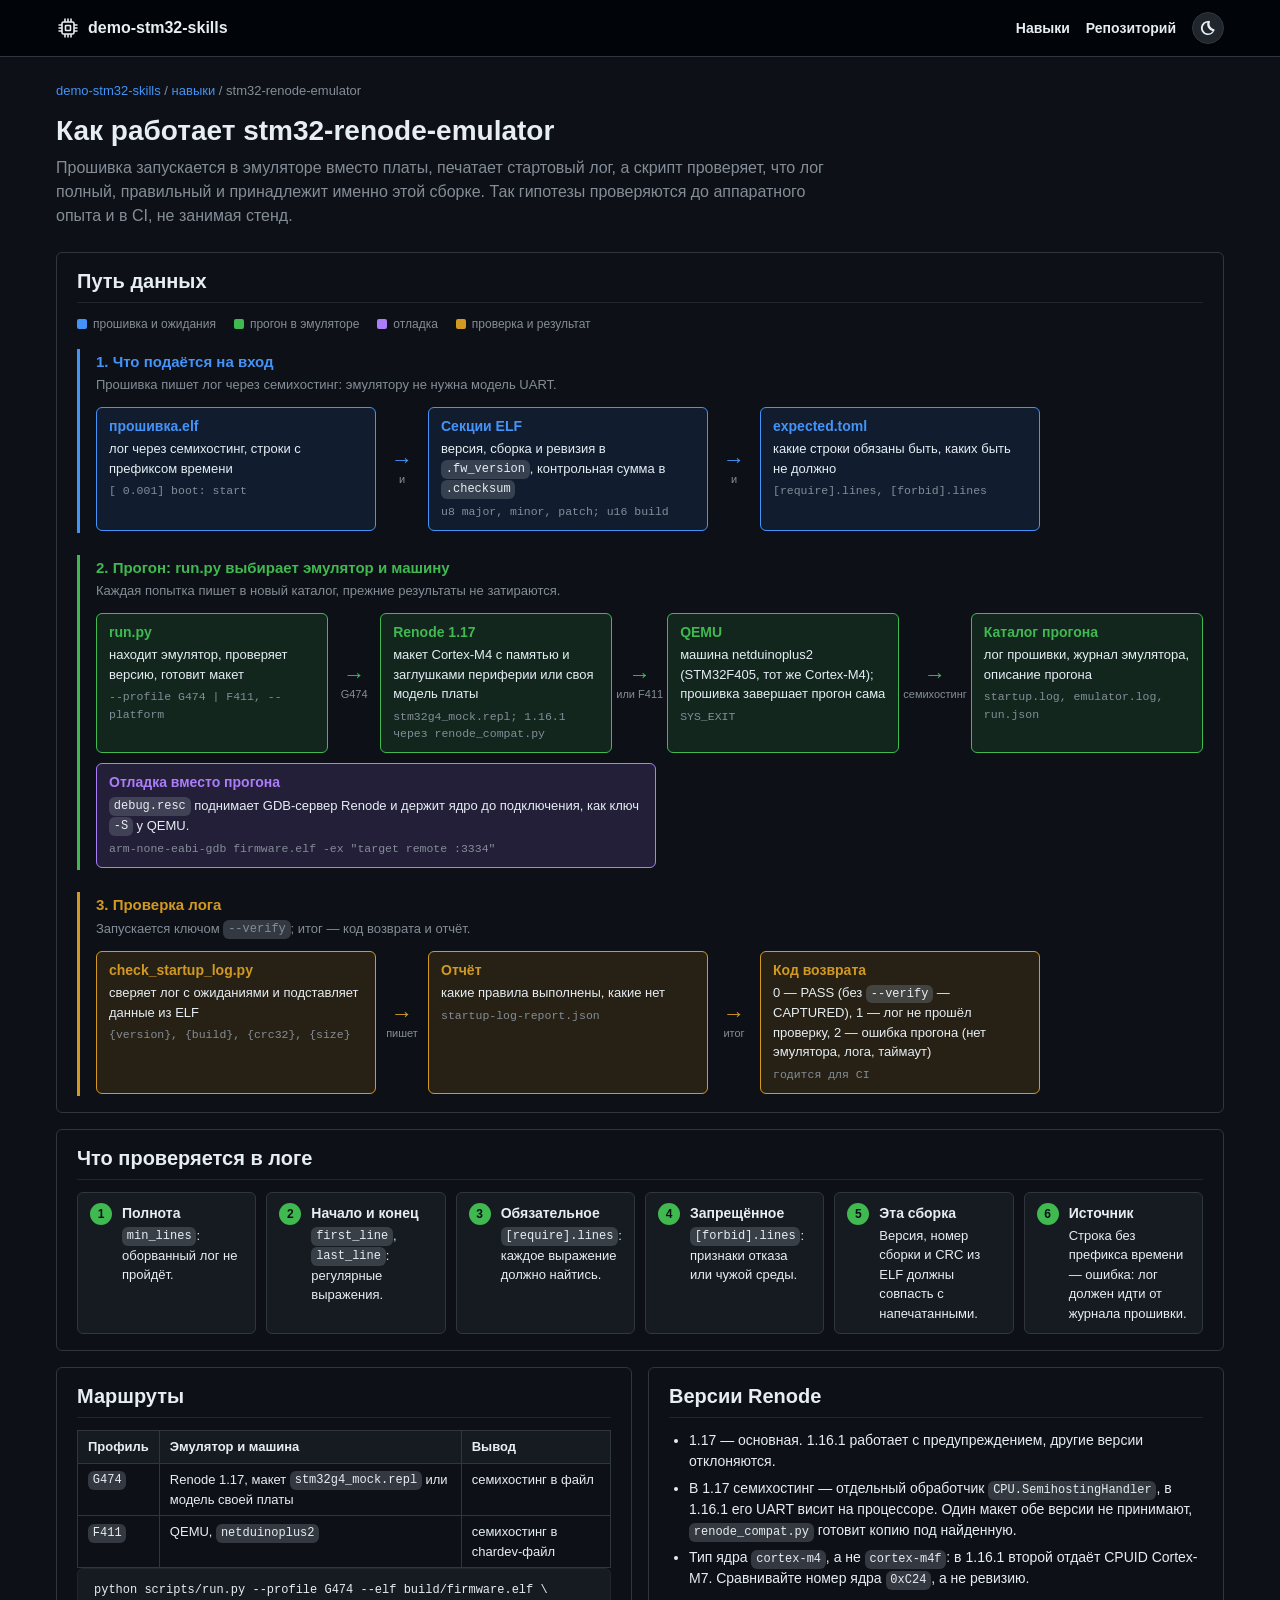
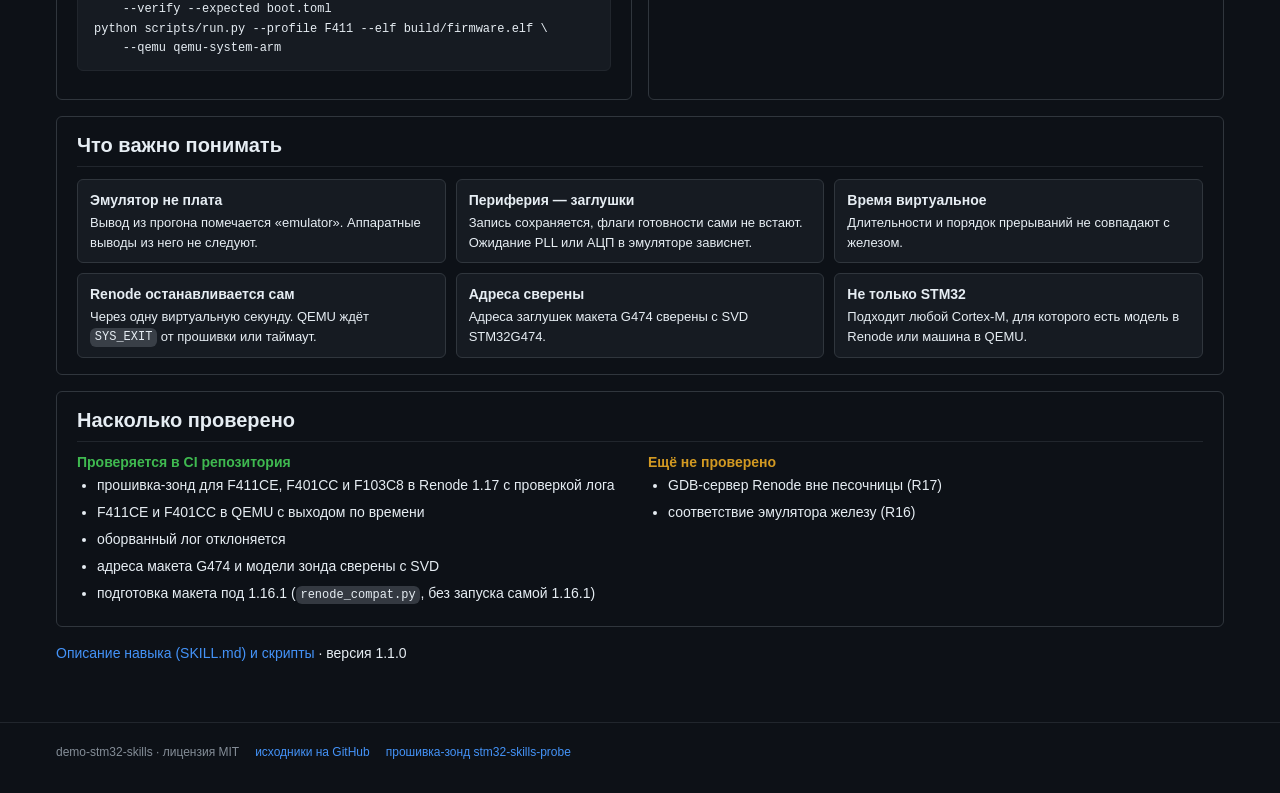
<file: site/skills/stm32-renode-emulator/index.html>
<!doctype html>
<html lang="ru" data-theme="dark">
<head>
<meta charset="utf-8">
<meta name="viewport" content="width=device-width, initial-scale=1">
<title>Как работает stm32-renode-emulator</title>
<meta name="description" content="Инфографика навыка stm32-renode-emulator: прогон стартового лога прошивки в Renode или QEMU и проверка лога по ожиданиям и данным ELF.">
<link rel="stylesheet" href="../../assets/site.css">
<script src="../../assets/theme.js"></script>
</head>
<body>
<header class="site-header">
  <div class="inner">
    <a class="brand" href="../../">
      <svg width="24" height="24" viewBox="0 0 24 24" fill="none" stroke="currentColor" stroke-width="1.6" aria-hidden="true">
        <rect x="6" y="6" width="12" height="12" rx="1.5"/><rect x="9.5" y="9.5" width="5" height="5" rx="0.5"/>
        <path d="M9 2.5v3.5M12 2.5v3.5M15 2.5v3.5M9 18v3.5M12 18v3.5M15 18v3.5M2.5 9h3.5M2.5 12h3.5M2.5 15h3.5M18 9h3.5M18 12h3.5M18 15h3.5"/>
      </svg>
      <span>demo-stm32-skills</span>
    </a>
    <nav class="site-nav" aria-label="Разделы">
      <a href="../../#skills">Навыки</a>
      <a class="wide" href="https://github.com/ViacheslavMezentsev/demo-stm32-skills">Репозиторий</a>
      <button id="theme-toggle" class="theme-toggle" type="button" aria-label="Тема">
        <svg class="icon-dark" width="16" height="16" viewBox="0 0 16 16" fill="currentColor" aria-hidden="true"><path d="M9.6 1.1a.75.75 0 0 1 .3.9 5.5 5.5 0 0 0 4.1 7.3.75.75 0 0 1 .4 1.3A7 7 0 1 1 8.3 1a.75.75 0 0 1 1.3.1ZM7.4 2.6a5.5 5.5 0 1 0 5.4 8.6 7 7 0 0 1-5.4-8.6Z"/></svg>
        <svg class="icon-light" width="16" height="16" viewBox="0 0 16 16" fill="currentColor" aria-hidden="true"><path d="M8 11.5a3.5 3.5 0 1 0 0-7 3.5 3.5 0 0 0 0 7Zm0 1.5a5 5 0 1 1 0-10 5 5 0 0 1 0 10ZM8 0a.75.75 0 0 1 .75.75v.5a.75.75 0 0 1-1.5 0v-.5A.75.75 0 0 1 8 0Zm0 14a.75.75 0 0 1 .75.75v.5a.75.75 0 0 1-1.5 0v-.5A.75.75 0 0 1 8 14ZM0 8a.75.75 0 0 1 .75-.75h.5a.75.75 0 0 1 0 1.5h-.5A.75.75 0 0 1 0 8Zm14 0a.75.75 0 0 1 .75-.75h.5a.75.75 0 0 1 0 1.5h-.5A.75.75 0 0 1 14 8ZM2.3 2.3a.75.75 0 0 1 1.06 0l.36.36a.75.75 0 0 1-1.06 1.06l-.36-.36a.75.75 0 0 1 0-1.06Zm9.98 9.98a.75.75 0 0 1 1.06 0l.36.36a.75.75 0 0 1-1.06 1.06l-.36-.36a.75.75 0 0 1 0-1.06ZM13.7 2.3a.75.75 0 0 1 0 1.06l-.36.36a.75.75 0 1 1-1.06-1.06l.36-.36a.75.75 0 0 1 1.06 0ZM3.72 12.28a.75.75 0 0 1 0 1.06l-.36.36a.75.75 0 0 1-1.06-1.06l.36-.36a.75.75 0 0 1 1.06 0Z"/></svg>
        <svg class="icon-auto" width="16" height="16" viewBox="0 0 16 16" fill="currentColor" aria-hidden="true"><path d="M8 0a8 8 0 1 1 0 16A8 8 0 0 1 8 0Zm0 1.5v13a6.5 6.5 0 0 0 0-13Z"/></svg>
      </button>
    </nav>
  </div>
</header>
<main>
<div class="breadcrumb"><a href="../../">demo-stm32-skills</a> / <a href="../../#skills">навыки</a> / stm32-renode-emulator</div>
<h1>Как работает stm32-renode-emulator</h1>
<p class="lead">Прошивка запускается в эмуляторе вместо платы, печатает стартовый лог, а скрипт проверяет, что лог
полный, правильный и принадлежит именно этой сборке. Так гипотезы проверяются до аппаратного опыта и в CI, не
занимая стенд.</p>

<div class="box">
  <h2>Путь данных</h2>
  <div class="legend">
    <span class="offline">прошивка и ожидания</span>
    <span class="live">прогон в эмуляторе</span>
    <span class="alt">отладка</span>
    <span class="view">проверка и результат</span>
  </div>

  <div class="stage offline">
    <div class="stage-title">1. Что подаётся на вход</div>
    <div class="stage-note">Прошивка пишет лог через семихостинг: эмулятору не нужна модель UART.</div>
    <div class="flow">
      <div class="node"><h3>прошивка.elf</h3><p>лог через семихостинг, строки с префиксом времени</p><span class="mono">[   0.001] boot: start</span></div>
      <div class="arrow">и</div>
      <div class="node"><h3>Секции ELF</h3><p>версия, сборка и ревизия в <code>.fw_version</code>, контрольная сумма в <code>.checksum</code></p><span class="mono">u8 major, minor, patch; u16 build</span></div>
      <div class="arrow">и</div>
      <div class="node"><h3>expected.toml</h3><p>какие строки обязаны быть, каких быть не должно</p><span class="mono">[require].lines, [forbid].lines</span></div>
    </div>
  </div>

  <div class="stage live">
    <div class="stage-title">2. Прогон: run.py выбирает эмулятор и машину</div>
    <div class="stage-note">Каждая попытка пишет в новый каталог, прежние результаты не затираются.</div>
    <div class="flow">
      <div class="node"><h3>run.py</h3><p>находит эмулятор, проверяет версию, готовит макет</p><span class="mono">--profile G474 | F411, --platform</span></div>
      <div class="arrow">G474</div>
      <div class="node"><h3>Renode 1.17</h3><p>макет Cortex-M4 с памятью и заглушками периферии или своя модель платы</p><span class="mono">stm32g4_mock.repl; 1.16.1 через renode_compat.py</span></div>
      <div class="arrow">или F411</div>
      <div class="node"><h3>QEMU</h3><p>машина netduinoplus2 (STM32F405, тот же Cortex-M4); прошивка завершает прогон сама</p><span class="mono">SYS_EXIT</span></div>
      <div class="arrow">семихостинг</div>
      <div class="node"><h3>Каталог прогона</h3><p>лог прошивки, журнал эмулятора, описание прогона</p><span class="mono">startup.log, emulator.log, run.json</span></div>
    </div>
    <div class="alt-row alt">
      <div class="node"><h3>Отладка вместо прогона</h3><p><code>debug.resc</code> поднимает GDB-сервер Renode и держит ядро до подключения, как ключ <code>-S</code> у QEMU.</p><span class="mono">arm-none-eabi-gdb firmware.elf -ex "target remote :3334"</span></div>
    </div>
  </div>

  <div class="stage view">
    <div class="stage-title">3. Проверка лога</div>
    <div class="stage-note">Запускается ключом <code>--verify</code>; итог — код возврата и отчёт.</div>
    <div class="flow">
      <div class="node"><h3>check_startup_log.py</h3><p>сверяет лог с ожиданиями и подставляет данные из ELF</p><span class="mono">{version}, {build}, {crc32}, {size}</span></div>
      <div class="arrow">пишет</div>
      <div class="node"><h3>Отчёт</h3><p>какие правила выполнены, какие нет</p><span class="mono">startup-log-report.json</span></div>
      <div class="arrow">итог</div>
      <div class="node"><h3>Код возврата</h3><p>0 — PASS (без <code>--verify</code> — CAPTURED), 1 — лог не прошёл проверку, 2 — ошибка прогона (нет эмулятора, лога, таймаут)</p><span class="mono">годится для CI</span></div>
    </div>
  </div>
</div>

<div class="box">
  <h2>Что проверяется в логе</h2>
  <div class="cycle">
    <div class="step"><b>Полнота</b><code>min_lines</code>: оборванный лог не пройдёт.</div>
    <div class="step"><b>Начало и конец</b><code>first_line</code>, <code>last_line</code>: регулярные выражения.</div>
    <div class="step"><b>Обязательное</b><code>[require].lines</code>: каждое выражение должно найтись.</div>
    <div class="step"><b>Запрещённое</b><code>[forbid].lines</code>: признаки отказа или чужой среды.</div>
    <div class="step"><b>Эта сборка</b>Версия, номер сборки и CRC из ELF должны совпасть с напечатанными.</div>
    <div class="step"><b>Источник</b>Строка без префикса времени — ошибка: лог должен идти от журнала прошивки.</div>
  </div>
</div>

<div class="cols">
  <div class="box">
    <h2>Маршруты</h2>
    <table>
      <tr><th>Профиль</th><th>Эмулятор и машина</th><th>Вывод</th></tr>
      <tr><td><code>G474</code></td><td>Renode 1.17, макет <code>stm32g4_mock.repl</code> или модель своей платы</td><td>семихостинг в файл</td></tr>
      <tr><td><code>F411</code></td><td>QEMU, <code>netduinoplus2</code></td><td>семихостинг в chardev-файл</td></tr>
    </table>
    <pre>python scripts/run.py --profile G474 --elf build/firmware.elf \
    --verify --expected boot.toml
python scripts/run.py --profile F411 --elf build/firmware.elf \
    --qemu qemu-system-arm</pre>
  </div>
  <div class="box">
    <h2>Версии Renode</h2>
    <ul>
      <li>1.17 — основная. 1.16.1 работает с предупреждением, другие версии отклоняются.</li>
      <li>В 1.17 семихостинг — отдельный обработчик <code>CPU.SemihostingHandler</code>, в 1.16.1 его UART висит на процессоре. Один макет обе версии не принимают, <code>renode_compat.py</code> готовит копию под найденную.</li>
      <li>Тип ядра <code>cortex-m4</code>, а не <code>cortex-m4f</code>: в 1.16.1 второй отдаёт CPUID Cortex-M7. Сравнивайте номер ядра <code>0xC24</code>, а не ревизию.</li>
    </ul>
  </div>
</div>

<div class="box">
  <h2>Что важно понимать</h2>
  <div class="facts">
    <div class="fact"><b>Эмулятор не плата</b>Вывод из прогона помечается «emulator». Аппаратные выводы из него не следуют.</div>
    <div class="fact"><b>Периферия — заглушки</b>Запись сохраняется, флаги готовности сами не встают. Ожидание PLL или АЦП в эмуляторе зависнет.</div>
    <div class="fact"><b>Время виртуальное</b>Длительности и порядок прерываний не совпадают с железом.</div>
    <div class="fact"><b>Renode останавливается сам</b>Через одну виртуальную секунду. QEMU ждёт <code>SYS_EXIT</code> от прошивки или таймаут.</div>
    <div class="fact"><b>Адреса сверены</b>Адреса заглушек макета G474 сверены с SVD STM32G474.</div>
    <div class="fact"><b>Не только STM32</b>Подходит любой Cortex-M, для которого есть модель в Renode или машина в QEMU.</div>
  </div>
</div>
<div class="box">
  <h2>Насколько проверено</h2>
  <div class="cols" style="margin-bottom:0">
    <div><h3 style="color: var(--success)">Проверяется в CI репозитория</h3><ul><li>прошивка-зонд для F411CE, F401CC и F103C8 в Renode 1.17 с проверкой лога</li><li>F411CE и F401CC в QEMU с выходом по времени</li><li>оборванный лог отклоняется</li><li>адреса макета G474 и модели зонда сверены с SVD</li><li>подготовка макета под 1.16.1 (<code>renode_compat.py</code>, без запуска самой 1.16.1)</li></ul></div>
    <div><h3 style="color: var(--attention)">Ещё не проверено</h3><ul><li>GDB-сервер Renode вне песочницы (R17)</li><li>соответствие эмулятора железу (R16)</li></ul></div>
  </div>
</div>

<p><a href="https://github.com/ViacheslavMezentsev/demo-stm32-skills/tree/main/stm32-renode-emulator">Описание навыка (SKILL.md) и скрипты</a> · версия 1.1.0</p>
</main>
<footer class="site-footer">
  <div class="inner">
    <span>demo-stm32-skills · лицензия MIT</span>
    <a href="https://github.com/ViacheslavMezentsev/demo-stm32-skills">исходники на GitHub</a>
    <a href="https://github.com/ViacheslavMezentsev/stm32-skills-probe">прошивка-зонд stm32-skills-probe</a>
  </div>
</footer>
</body>
</html>
</file>
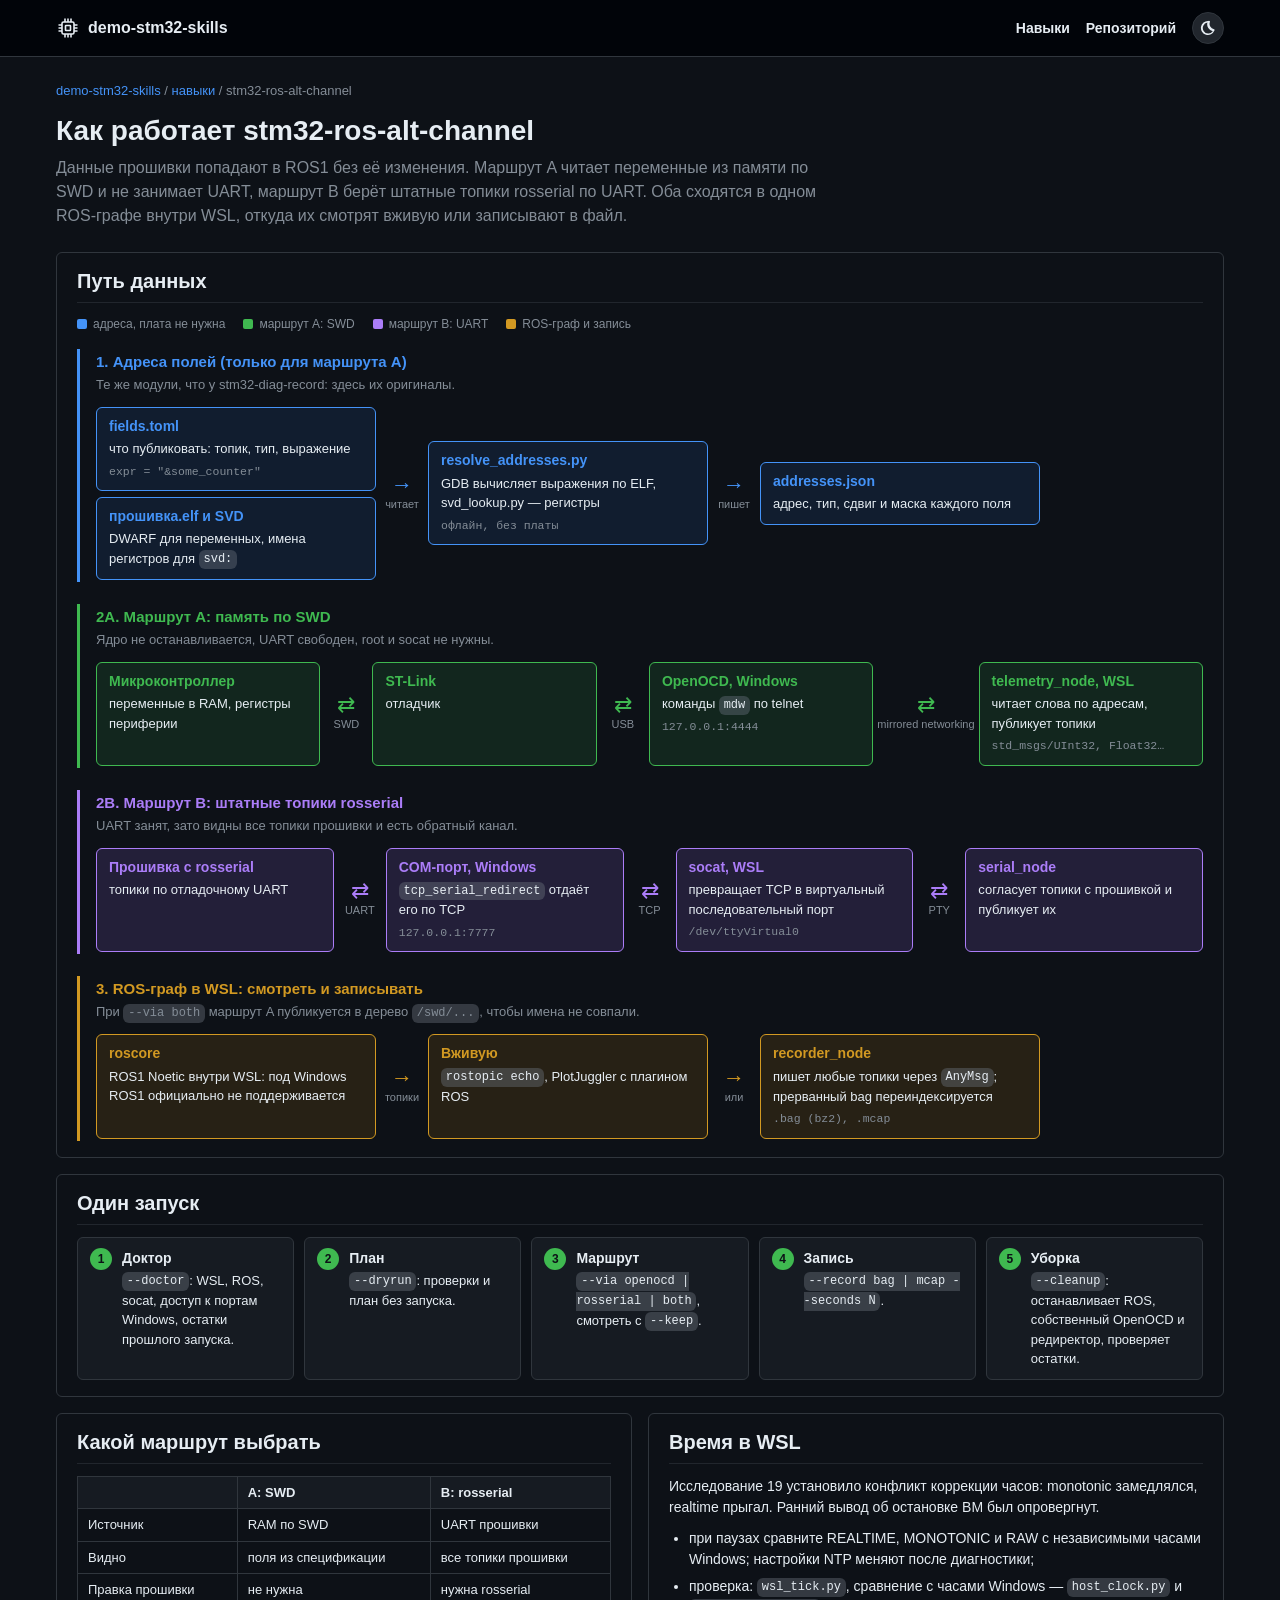
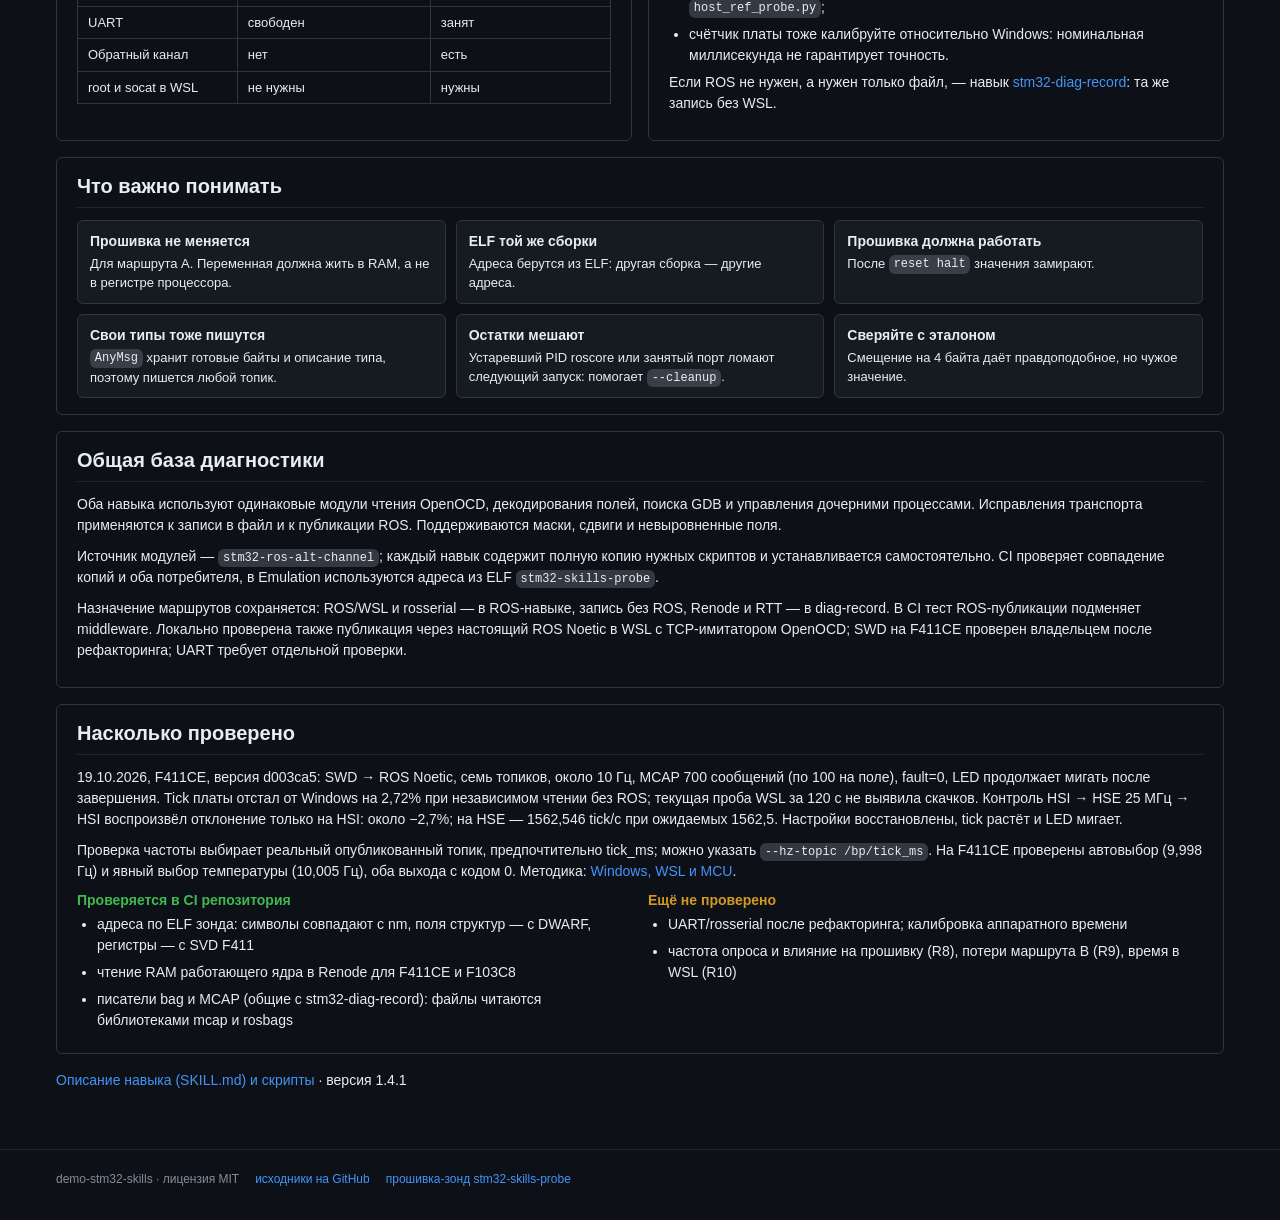
<file: site/skills/stm32-ros-alt-channel/index.html>
<!doctype html>
<html lang="ru" data-theme="dark">
<head>
<meta charset="utf-8">
<meta name="viewport" content="width=device-width, initial-scale=1">
<title>Как работает stm32-ros-alt-channel</title>
<meta name="description" content="Инфографика навыка stm32-ros-alt-channel: данные прошивки в ROS1 внутри WSL по SWD через OpenOCD или по UART через rosserial, запись bag и MCAP.">
<link rel="stylesheet" href="../../assets/site.css">
<script src="../../assets/theme.js"></script>
</head>
<body>
<header class="site-header">
  <div class="inner">
    <a class="brand" href="../../">
      <svg width="24" height="24" viewBox="0 0 24 24" fill="none" stroke="currentColor" stroke-width="1.6" aria-hidden="true">
        <rect x="6" y="6" width="12" height="12" rx="1.5"/><rect x="9.5" y="9.5" width="5" height="5" rx="0.5"/>
        <path d="M9 2.5v3.5M12 2.5v3.5M15 2.5v3.5M9 18v3.5M12 18v3.5M15 18v3.5M2.5 9h3.5M2.5 12h3.5M2.5 15h3.5M18 9h3.5M18 12h3.5M18 15h3.5"/>
      </svg>
      <span>demo-stm32-skills</span>
    </a>
    <nav class="site-nav" aria-label="Разделы">
      <a href="../../#skills">Навыки</a>
      <a class="wide" href="https://github.com/ViacheslavMezentsev/demo-stm32-skills">Репозиторий</a>
      <button id="theme-toggle" class="theme-toggle" type="button" aria-label="Тема">
        <svg class="icon-dark" width="16" height="16" viewBox="0 0 16 16" fill="currentColor" aria-hidden="true"><path d="M9.6 1.1a.75.75 0 0 1 .3.9 5.5 5.5 0 0 0 4.1 7.3.75.75 0 0 1 .4 1.3A7 7 0 1 1 8.3 1a.75.75 0 0 1 1.3.1ZM7.4 2.6a5.5 5.5 0 1 0 5.4 8.6 7 7 0 0 1-5.4-8.6Z"/></svg>
        <svg class="icon-light" width="16" height="16" viewBox="0 0 16 16" fill="currentColor" aria-hidden="true"><path d="M8 11.5a3.5 3.5 0 1 0 0-7 3.5 3.5 0 0 0 0 7Zm0 1.5a5 5 0 1 1 0-10 5 5 0 0 1 0 10ZM8 0a.75.75 0 0 1 .75.75v.5a.75.75 0 0 1-1.5 0v-.5A.75.75 0 0 1 8 0Zm0 14a.75.75 0 0 1 .75.75v.5a.75.75 0 0 1-1.5 0v-.5A.75.75 0 0 1 8 14ZM0 8a.75.75 0 0 1 .75-.75h.5a.75.75 0 0 1 0 1.5h-.5A.75.75 0 0 1 0 8Zm14 0a.75.75 0 0 1 .75-.75h.5a.75.75 0 0 1 0 1.5h-.5A.75.75 0 0 1 14 8ZM2.3 2.3a.75.75 0 0 1 1.06 0l.36.36a.75.75 0 0 1-1.06 1.06l-.36-.36a.75.75 0 0 1 0-1.06Zm9.98 9.98a.75.75 0 0 1 1.06 0l.36.36a.75.75 0 0 1-1.06 1.06l-.36-.36a.75.75 0 0 1 0-1.06ZM13.7 2.3a.75.75 0 0 1 0 1.06l-.36.36a.75.75 0 1 1-1.06-1.06l.36-.36a.75.75 0 0 1 1.06 0ZM3.72 12.28a.75.75 0 0 1 0 1.06l-.36.36a.75.75 0 0 1-1.06-1.06l.36-.36a.75.75 0 0 1 1.06 0Z"/></svg>
        <svg class="icon-auto" width="16" height="16" viewBox="0 0 16 16" fill="currentColor" aria-hidden="true"><path d="M8 0a8 8 0 1 1 0 16A8 8 0 0 1 8 0Zm0 1.5v13a6.5 6.5 0 0 0 0-13Z"/></svg>
      </button>
    </nav>
  </div>
</header>
<main>
<div class="breadcrumb"><a href="../../">demo-stm32-skills</a> / <a href="../../#skills">навыки</a> / stm32-ros-alt-channel</div>
<h1>Как работает stm32-ros-alt-channel</h1>
<p class="lead">Данные прошивки попадают в ROS1 без её изменения. Маршрут A читает переменные из памяти по SWD и не
занимает UART, маршрут B берёт штатные топики rosserial по UART. Оба сходятся в одном ROS-графе внутри WSL, откуда
их смотрят вживую или записывают в файл.</p>

<div class="box">
  <h2>Путь данных</h2>
  <div class="legend">
    <span class="offline">адреса, плата не нужна</span>
    <span class="live">маршрут A: SWD</span>
    <span class="alt">маршрут B: UART</span>
    <span class="view">ROS-граф и запись</span>
  </div>

  <div class="stage offline">
    <div class="stage-title">1. Адреса полей (только для маршрута A)</div>
    <div class="stage-note">Те же модули, что у stm32-diag-record: здесь их оригиналы.</div>
    <div class="flow">
      <div class="inputs">
        <div class="node"><h3>fields.toml</h3><p>что публиковать: топик, тип, выражение</p><span class="mono">expr = "&amp;some_counter"</span></div>
        <div class="node"><h3>прошивка.elf и SVD</h3><p>DWARF для переменных, имена регистров для <code>svd:</code></p></div>
      </div>
      <div class="arrow">читает</div>
      <div class="node center"><h3>resolve_addresses.py</h3><p>GDB вычисляет выражения по ELF, svd_lookup.py — регистры</p><span class="mono">офлайн, без платы</span></div>
      <div class="arrow">пишет</div>
      <div class="node center"><h3>addresses.json</h3><p>адрес, тип, сдвиг и маска каждого поля</p></div>
    </div>
  </div>

  <div class="stage live">
    <div class="stage-title">2A. Маршрут A: память по SWD</div>
    <div class="stage-note">Ядро не останавливается, UART свободен, root и socat не нужны.</div>
    <div class="flow">
      <div class="node"><h3>Микроконтроллер</h3><p>переменные в RAM, регистры периферии</p></div>
      <div class="arrow both">SWD</div>
      <div class="node"><h3>ST-Link</h3><p>отладчик</p></div>
      <div class="arrow both">USB</div>
      <div class="node"><h3>OpenOCD, Windows</h3><p>команды <code>mdw</code> по telnet</p><span class="mono">127.0.0.1:4444</span></div>
      <div class="arrow both">mirrored networking</div>
      <div class="node"><h3>telemetry_node, WSL</h3><p>читает слова по адресам, публикует топики</p><span class="mono">std_msgs/UInt32, Float32…</span></div>
    </div>
  </div>

  <div class="stage alt">
    <div class="stage-title">2B. Маршрут B: штатные топики rosserial</div>
    <div class="stage-note">UART занят, зато видны все топики прошивки и есть обратный канал.</div>
    <div class="flow">
      <div class="node"><h3>Прошивка с rosserial</h3><p>топики по отладочному UART</p></div>
      <div class="arrow both">UART</div>
      <div class="node"><h3>COM-порт, Windows</h3><p><code>tcp_serial_redirect</code> отдаёт его по TCP</p><span class="mono">127.0.0.1:7777</span></div>
      <div class="arrow both">TCP</div>
      <div class="node"><h3>socat, WSL</h3><p>превращает TCP в виртуальный последовательный порт</p><span class="mono">/dev/ttyVirtual0</span></div>
      <div class="arrow both">PTY</div>
      <div class="node"><h3>serial_node</h3><p>согласует топики с прошивкой и публикует их</p></div>
    </div>
  </div>

  <div class="stage view">
    <div class="stage-title">3. ROS-граф в WSL: смотреть и записывать</div>
    <div class="stage-note">При <code>--via both</code> маршрут A публикуется в дерево <code>/swd/...</code>, чтобы имена не совпали.</div>
    <div class="flow">
      <div class="node"><h3>roscore</h3><p>ROS1 Noetic внутри WSL: под Windows ROS1 официально не поддерживается</p></div>
      <div class="arrow">топики</div>
      <div class="node"><h3>Вживую</h3><p><code>rostopic echo</code>, PlotJuggler с плагином ROS</p></div>
      <div class="arrow">или</div>
      <div class="node"><h3>recorder_node</h3><p>пишет любые топики через <code>AnyMsg</code>; прерванный bag переиндексируется</p><span class="mono">.bag (bz2), .mcap</span></div>
    </div>
  </div>
</div>

<div class="box">
  <h2>Один запуск</h2>
  <div class="cycle">
    <div class="step"><b>Доктор</b><code>--doctor</code>: WSL, ROS, socat, доступ к портам Windows, остатки прошлого запуска.</div>
    <div class="step"><b>План</b><code>--dryrun</code>: проверки и план без запуска.</div>
    <div class="step"><b>Маршрут</b><code>--via openocd | rosserial | both</code>, смотреть с <code>--keep</code>.</div>
    <div class="step"><b>Запись</b><code>--record bag | mcap --seconds N</code>.</div>
    <div class="step"><b>Уборка</b><code>--cleanup</code>: останавливает ROS, собственный OpenOCD и редиректор, проверяет остатки.</div>
  </div>
</div>

<div class="cols">
  <div class="box">
    <h2>Какой маршрут выбрать</h2>
    <table>
      <tr><th></th><th>A: SWD</th><th>B: rosserial</th></tr>
      <tr><td>Источник</td><td>RAM по SWD</td><td>UART прошивки</td></tr>
      <tr><td>Видно</td><td>поля из спецификации</td><td>все топики прошивки</td></tr>
      <tr><td>Правка прошивки</td><td>не нужна</td><td>нужна rosserial</td></tr>
      <tr><td>UART</td><td>свободен</td><td>занят</td></tr>
      <tr><td>Обратный канал</td><td>нет</td><td>есть</td></tr>
      <tr><td>root и socat в WSL</td><td>не нужны</td><td>нужны</td></tr>
    </table>
  </div>
  <div class="box">
    <h2>Время в WSL</h2>
    <p>Исследование 19 установило конфликт коррекции часов: monotonic замедлялся, realtime прыгал. Ранний вывод об остановке ВМ был опровергнут.</p>
    <ul>
      <li>при паузах сравните REALTIME, MONOTONIC и RAW с независимыми часами Windows; настройки NTP меняют после диагностики;</li>
      <li>проверка: <code>wsl_tick.py</code>, сравнение с часами Windows — <code>host_clock.py</code> и <code>host_ref_probe.py</code>;</li>
      <li>счётчик платы тоже калибруйте относительно Windows: номинальная миллисекунда не гарантирует точность.</li>
    </ul>
    <p>Если ROS не нужен, а нужен только файл, — навык <a href="../stm32-diag-record/">stm32-diag-record</a>: та же запись без WSL.</p>
  </div>
</div>

<div class="box">
  <h2>Что важно понимать</h2>
  <div class="facts">
    <div class="fact"><b>Прошивка не меняется</b>Для маршрута A. Переменная должна жить в RAM, а не в регистре процессора.</div>
    <div class="fact"><b>ELF той же сборки</b>Адреса берутся из ELF: другая сборка — другие адреса.</div>
    <div class="fact"><b>Прошивка должна работать</b>После <code>reset halt</code> значения замирают.</div>
    <div class="fact"><b>Свои типы тоже пишутся</b><code>AnyMsg</code> хранит готовые байты и описание типа, поэтому пишется любой топик.</div>
    <div class="fact"><b>Остатки мешают</b>Устаревший PID roscore или занятый порт ломают следующий запуск: помогает <code>--cleanup</code>.</div>
    <div class="fact"><b>Сверяйте с эталоном</b>Смещение на 4 байта даёт правдоподобное, но чужое значение.</div>
  </div>
</div>
<div class="box">
  <h2>Общая база диагностики</h2>
  <p>Оба навыка используют одинаковые модули чтения OpenOCD, декодирования полей,
  поиска GDB и управления дочерними процессами. Исправления транспорта применяются
  к записи в файл и к публикации ROS. Поддерживаются маски, сдвиги и невыровненные поля.</p>
  <p>Источник модулей — <code>stm32-ros-alt-channel</code>; каждый навык содержит полную копию
  нужных скриптов и устанавливается самостоятельно. CI проверяет совпадение копий и оба потребителя,
  в Emulation используются адреса из ELF <code>stm32-skills-probe</code>.</p>
  <p>Назначение маршрутов сохраняется: ROS/WSL и rosserial — в ROS-навыке, запись без ROS,
  Renode и RTT — в diag-record. В CI тест ROS-публикации подменяет middleware. Локально проверена также публикация через
  настоящий ROS Noetic в WSL с TCP-имитатором OpenOCD; SWD на F411CE проверен владельцем после рефакторинга; UART требует отдельной проверки.</p>
</div>

<div class="box">
  <h2>Насколько проверено</h2>
  <p>19.10.2026, F411CE, версия d003ca5: SWD → ROS Noetic, семь топиков, около 10 Гц,
  MCAP 700 сообщений (по 100 на поле), fault=0, LED продолжает мигать после завершения.
  Tick платы отстал от Windows на 2,72% при независимом чтении без ROS; текущая проба WSL
  за 120 с не выявила скачков. Контроль HSI → HSE 25 МГц → HSI воспроизвёл отклонение только на HSI: около −2,7%;
  на HSE — 1562,546 tick/с при ожидаемых 1562,5. Настройки восстановлены, tick растёт и LED мигает.</p>
  <p>Проверка частоты выбирает реальный опубликованный топик, предпочтительно tick_ms;
  можно указать <code>--hz-topic /bp/tick_ms</code>. На F411CE проверены автовыбор (9,998 Гц)
  и явный выбор температуры (10,005 Гц), оба выхода с кодом 0. Методика:
  <a href="https://github.com/ViacheslavMezentsev/demo-stm32-skills/blob/main/stm32-ros-alt-channel/references/time-validation.md">Windows, WSL и MCU</a>.</p>
  <div class="cols" style="margin-bottom:0">
    <div><h3 style="color: var(--success)">Проверяется в CI репозитория</h3><ul><li>адреса по ELF зонда: символы совпадают с nm, поля структур — с DWARF, регистры — с SVD F411</li><li>чтение RAM работающего ядра в Renode для F411CE и F103C8</li><li>писатели bag и MCAP (общие с stm32-diag-record): файлы читаются библиотеками mcap и rosbags</li></ul></div>
    <div><h3 style="color: var(--attention)">Ещё не проверено</h3><ul><li>UART/rosserial после рефакторинга; калибровка аппаратного времени</li><li>частота опроса и влияние на прошивку (R8), потери маршрута B (R9), время в WSL (R10)</li></ul></div>
  </div>
</div>

<p><a href="https://github.com/ViacheslavMezentsev/demo-stm32-skills/tree/main/stm32-ros-alt-channel">Описание навыка (SKILL.md) и скрипты</a> · версия 1.4.1</p>
</main>
<footer class="site-footer">
  <div class="inner">
    <span>demo-stm32-skills · лицензия MIT</span>
    <a href="https://github.com/ViacheslavMezentsev/demo-stm32-skills">исходники на GitHub</a>
    <a href="https://github.com/ViacheslavMezentsev/stm32-skills-probe">прошивка-зонд stm32-skills-probe</a>
  </div>
</footer>
</body>
</html>
</file>
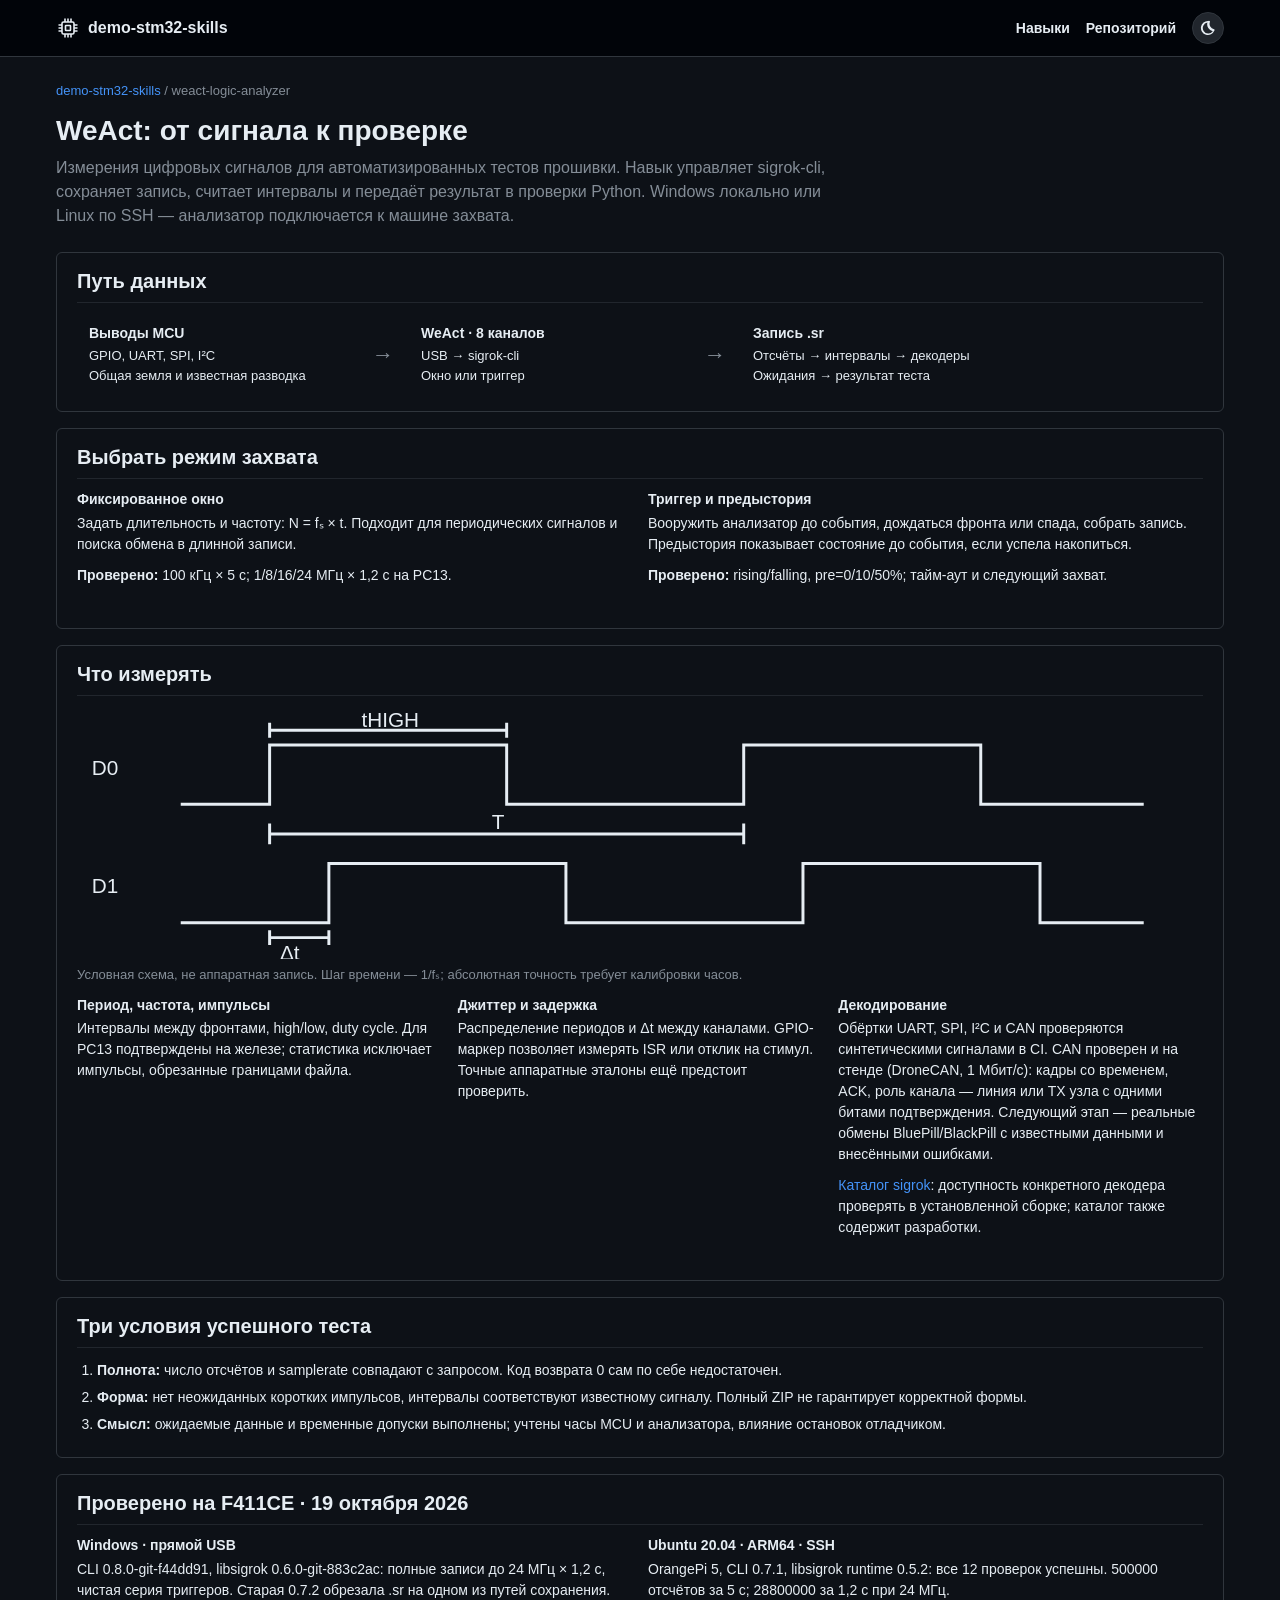
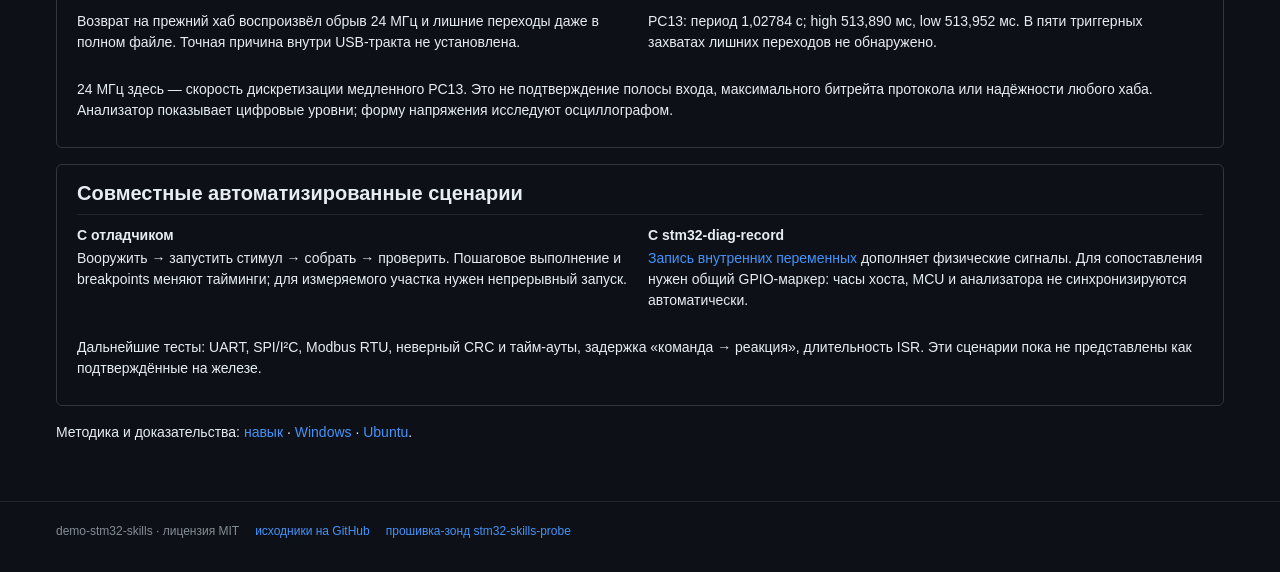
<file: site/skills/weact-logic-analyzer/index.html>
<!doctype html>
<html lang="ru" data-theme="dark">
<head>
<meta charset="utf-8">
<meta name="viewport" content="width=device-width, initial-scale=1">
<title>Как работает weact-logic-analyzer</title>
<meta name="description" content="Автоматизированные измерения WeAct: окна, триггеры, период, импульсы, декодеры и проверенные маршруты Windows и Linux.">
<link rel="stylesheet" href="../../assets/site.css">
<script src="../../assets/theme.js"></script>
<style>.cols { grid-template-columns: repeat(auto-fit, minmax(min(100%, 300px), 1fr)); } .node { min-width: 0; } main { overflow-wrap: anywhere; }</style>
</head>
<body>
<header class="site-header">
  <div class="inner">
    <a class="brand" href="../../">
      <svg width="24" height="24" viewBox="0 0 24 24" fill="none" stroke="currentColor" stroke-width="1.6" aria-hidden="true">
        <rect x="6" y="6" width="12" height="12" rx="1.5"/><rect x="9.5" y="9.5" width="5" height="5" rx="0.5"/>
        <path d="M9 2.5v3.5M12 2.5v3.5M15 2.5v3.5M9 18v3.5M12 18v3.5M15 18v3.5M2.5 9h3.5M2.5 12h3.5M2.5 15h3.5M18 9h3.5M18 12h3.5M18 15h3.5"/>
      </svg>
      <span>demo-stm32-skills</span>
    </a>
    <nav class="site-nav" aria-label="Разделы">
      <a href="../../#skills">Навыки</a>
      <a class="wide" href="https://github.com/ViacheslavMezentsev/demo-stm32-skills">Репозиторий</a>
      <button id="theme-toggle" class="theme-toggle" type="button" aria-label="Тема">
        <svg class="icon-dark" width="16" height="16" viewBox="0 0 16 16" fill="currentColor" aria-hidden="true"><path d="M9.6 1.1a.75.75 0 0 1 .3.9 5.5 5.5 0 0 0 4.1 7.3.75.75 0 0 1 .4 1.3A7 7 0 1 1 8.3 1a.75.75 0 0 1 1.3.1ZM7.4 2.6a5.5 5.5 0 1 0 5.4 8.6 7 7 0 0 1-5.4-8.6Z"/></svg>
        <svg class="icon-light" width="16" height="16" viewBox="0 0 16 16" fill="currentColor" aria-hidden="true"><path d="M8 11.5a3.5 3.5 0 1 0 0-7 3.5 3.5 0 0 0 0 7Zm0 1.5a5 5 0 1 1 0-10 5 5 0 0 1 0 10ZM8 0a.75.75 0 0 1 .75.75v.5a.75.75 0 0 1-1.5 0v-.5A.75.75 0 0 1 8 0Zm0 14a.75.75 0 0 1 .75.75v.5a.75.75 0 0 1-1.5 0v-.5A.75.75 0 0 1 8 14ZM0 8a.75.75 0 0 1 .75-.75h.5a.75.75 0 0 1 0 1.5h-.5A.75.75 0 0 1 0 8Zm14 0a.75.75 0 0 1 .75-.75h.5a.75.75 0 0 1 0 1.5h-.5A.75.75 0 0 1 14 8ZM2.3 2.3a.75.75 0 0 1 1.06 0l.36.36a.75.75 0 0 1-1.06 1.06l-.36-.36a.75.75 0 0 1 0-1.06Zm9.98 9.98a.75.75 0 0 1 1.06 0l.36.36a.75.75 0 0 1-1.06 1.06l-.36-.36a.75.75 0 0 1 0-1.06ZM13.7 2.3a.75.75 0 0 1 0 1.06l-.36.36a.75.75 0 1 1-1.06-1.06l.36-.36a.75.75 0 0 1 1.06 0ZM3.72 12.28a.75.75 0 0 1 0 1.06l-.36.36a.75.75 0 0 1-1.06-1.06l.36-.36a.75.75 0 0 1 1.06 0Z"/></svg>
        <svg class="icon-auto" width="16" height="16" viewBox="0 0 16 16" fill="currentColor" aria-hidden="true"><path d="M8 0a8 8 0 1 1 0 16A8 8 0 0 1 8 0Zm0 1.5v13a6.5 6.5 0 0 0 0-13Z"/></svg>
      </button>
    </nav>
  </div>
</header>
<main>
<div class="breadcrumb"><a href="../../">demo-stm32-skills</a> / weact-logic-analyzer</div>
<h1>WeAct: от сигнала к проверке</h1>
<p class="lead">Измерения цифровых сигналов для автоматизированных тестов прошивки. Навык управляет sigrok-cli, сохраняет запись, считает интервалы и передаёт результат в проверки Python. Windows локально или Linux по SSH — анализатор подключается к машине захвата.</p>
<div class="box">
<h2>Путь данных</h2>
<div class="flow">
<div class="node"><h3>Выводы MCU</h3><p>GPIO, UART, SPI, I²C<br>Общая земля и известная разводка</p></div>
<div class="arrow" aria-hidden="true"></div>
<div class="node"><h3>WeAct · 8 каналов</h3><p>USB → sigrok-cli<br>Окно или триггер</p></div>
<div class="arrow" aria-hidden="true"></div>
<div class="node"><h3>Запись .sr</h3><p>Отсчёты → интервалы → декодеры<br>Ожидания → результат теста</p></div>
</div></div>
<div class="box"><h2>Выбрать режим захвата</h2><div class="cols">
<div><h3>Фиксированное окно</h3><p>Задать длительность и частоту: N = fₛ × t. Подходит для периодических сигналов и поиска обмена в длинной записи.</p><p><strong>Проверено:</strong> 100 кГц × 5 с; 1/8/16/24 МГц × 1,2 с на PC13.</p></div>
<div><h3>Триггер и предыстория</h3><p>Вооружить анализатор до события, дождаться фронта или спада, собрать запись. Предыстория показывает состояние до события, если успела накопиться.</p><p><strong>Проверено:</strong> rising/falling, pre=0/10/50%; тайм-аут и следующий захват.</p></div>
</div></div>
<div class="box"><h2>Что измерять</h2>
<svg viewBox="0 0 760 170" role="img" aria-labelledby="timing-title" style="width:100%;height:auto;color:var(--fg)">
<title id="timing-title">Условная диаграмма: период T, длительность высокого уровня и задержка между каналами</title>
<g fill="none" stroke="currentColor" stroke-width="2"><path d="M70 65H130V25H290V65H450V25H610V65H720"/><path d="M70 145H170V105H330V145H490V105H650V145H720"/><path d="M130 85H450M130 78V92M450 78V92M130 15H290M130 10V20M290 10V20M130 155H170M130 150V160M170 150V160"/></g>
<g fill="currentColor" font-size="14"><text x="10" y="45">D0</text><text x="10" y="125">D1</text><text x="192" y="13">tHIGH</text><text x="280" y="82">T</text><text x="137" y="170">Δt</text></g></svg>
<p class="stage-note">Условная схема, не аппаратная запись. Шаг времени — 1/fₛ; абсолютная точность требует калибровки часов.</p>
<div class="cols"><div><h3>Период, частота, импульсы</h3><p>Интервалы между фронтами, high/low, duty cycle. Для PC13 подтверждены на железе; статистика исключает импульсы, обрезанные границами файла.</p></div>
<div><h3>Джиттер и задержка</h3><p>Распределение периодов и Δt между каналами. GPIO-маркер позволяет измерять ISR или отклик на стимул. Точные аппаратные эталоны ещё предстоит проверить.</p></div>
<div><h3>Декодирование</h3><p>Обёртки UART, SPI, I²C и CAN проверяются синтетическими сигналами в CI. CAN проверен и на стенде (DroneCAN, 1 Мбит/с): кадры со временем, ACK, роль канала — линия или TX узла с одними битами подтверждения. Следующий этап — реальные обмены BluePill/BlackPill с известными данными и внесёнными ошибками.</p><p><a href="https://sigrok.org/wiki/Protocol_decoders">Каталог sigrok</a>: доступность конкретного декодера проверять в установленной сборке; каталог также содержит разработки.</p></div></div></div>
<div class="box"><h2>Три условия успешного теста</h2><ol>
<li><strong>Полнота:</strong> число отсчётов и samplerate совпадают с запросом. Код возврата 0 сам по себе недостаточен.</li>
<li><strong>Форма:</strong> нет неожиданных коротких импульсов, интервалы соответствуют известному сигналу. Полный ZIP не гарантирует корректной формы.</li>
<li><strong>Смысл:</strong> ожидаемые данные и временные допуски выполнены; учтены часы MCU и анализатора, влияние остановок отладчиком.</li></ol></div>
<div class="box"><h2>Проверено на F411CE · 19 октября 2026</h2><div class="cols">
<div><h3>Windows · прямой USB</h3><p>CLI 0.8.0-git-f44dd91, libsigrok 0.6.0-git-883c2ac: полные записи до 24 МГц × 1,2 с, чистая серия триггеров. Старая 0.7.2 обрезала .sr на одном из путей сохранения.</p><p>Возврат на прежний хаб воспроизвёл обрыв 24 МГц и лишние переходы даже в полном файле. Точная причина внутри USB-тракта не установлена.</p></div>
<div><h3>Ubuntu 20.04 · ARM64 · SSH</h3><p>OrangePi 5, CLI 0.7.1, libsigrok runtime 0.5.2: все 12 проверок успешны. 500000 отсчётов за 5 с; 28800000 за 1,2 с при 24 МГц.</p><p>PC13: период 1,02784 с; high 513,890 мс, low 513,952 мс. В пяти триггерных захватах лишних переходов не обнаружено.</p></div></div>
<p>24 МГц здесь — скорость дискретизации медленного PC13. Это не подтверждение полосы входа, максимального битрейта протокола или надёжности любого хаба. Анализатор показывает цифровые уровни; форму напряжения исследуют осциллографом.</p></div>
<div class="box"><h2>Совместные автоматизированные сценарии</h2><div class="cols">
<div><h3>С отладчиком</h3><p>Вооружить → запустить стимул → собрать → проверить. Пошаговое выполнение и breakpoints меняют тайминги; для измеряемого участка нужен непрерывный запуск.</p></div>
<div><h3>С stm32-diag-record</h3><p><a href="../stm32-diag-record/">Запись внутренних переменных</a> дополняет физические сигналы. Для сопоставления нужен общий GPIO-маркер: часы хоста, MCU и анализатора не синхронизируются автоматически.</p></div></div>
<p>Дальнейшие тесты: UART, SPI/I²C, Modbus RTU, неверный CRC и тайм-ауты, задержка «команда → реакция», длительность ISR. Эти сценарии пока не представлены как подтверждённые на железе.</p></div>
<p>Методика и доказательства: <a href="https://github.com/ViacheslavMezentsev/demo-stm32-skills/blob/main/weact-logic-analyzer/SKILL.md">навык</a> · <a href="https://github.com/ViacheslavMezentsev/demo-stm32-skills/blob/main/weact-logic-analyzer/references/windows-validation.md">Windows</a> · <a href="https://github.com/ViacheslavMezentsev/demo-stm32-skills/blob/main/weact-logic-analyzer/references/linux-validation.md">Ubuntu</a>.</p>
</main>
<footer class="site-footer">
  <div class="inner">
    <span>demo-stm32-skills · лицензия MIT</span>
    <a href="https://github.com/ViacheslavMezentsev/demo-stm32-skills">исходники на GitHub</a>
    <a href="https://github.com/ViacheslavMezentsev/stm32-skills-probe">прошивка-зонд stm32-skills-probe</a>
  </div>
</footer>
</body>
</html>
</file>
<file: site/assets/site.css>
/* Тема в стиле GitHub (цвета Primer). Тёмная по умолчанию; светлая — data-theme="light" (ставит theme.js). */
:root {
  color-scheme: dark;
  --bg: #0d1117;
  --bg-subtle: #161b22;
  --bg-inset: #010409;
  --header: #010409;
  --border: #30363d;
  --border-muted: #21262d;
  --fg: #e6edf3;
  --fg-muted: #848d97;
  --link: #4493f8;
  --code-bg: rgba(110, 118, 129, 0.4);
  --pre-bg: #161b22;
  --accent: #4493f8;
  --accent-bg: rgba(56, 139, 253, 0.1);
  --success: #3fb950;
  --success-bg: rgba(46, 160, 67, 0.15);
  --attention: #d29922;
  --attention-bg: rgba(187, 128, 9, 0.15);
  --done: #ab7df8;
  --done-bg: rgba(163, 113, 247, 0.15);
  --btn-bg: #21262d;
  --btn-hover: #30363d;
  --mono: ui-monospace, SFMono-Regular, "SF Mono", Menlo, Consolas, "Liberation Mono", monospace;
  --sans: -apple-system, BlinkMacSystemFont, "Segoe UI", "Noto Sans", Helvetica, Arial, sans-serif;
}
:root[data-theme="light"] {
  color-scheme: light;
  --bg: #ffffff;
  --bg-subtle: #f6f8fa;
  --bg-inset: #f6f8fa;
  --header: #f6f8fa;
  --border: #d0d7de;
  --border-muted: #d8dee4;
  --fg: #1f2328;
  --fg-muted: #656d76;
  --link: #0969da;
  --code-bg: rgba(175, 184, 193, 0.2);
  --pre-bg: #f6f8fa;
  --accent: #0969da;
  --accent-bg: #ddf4ff;
  --success: #1a7f37;
  --success-bg: #dafbe1;
  --attention: #9a6700;
  --attention-bg: #fff8c5;
  --done: #8250df;
  --done-bg: #fbefff;
  --btn-bg: #f6f8fa;
  --btn-hover: #eaeef2;
}

* { box-sizing: border-box; }
html { background: var(--bg); }
body {
  margin: 0; background: var(--bg); color: var(--fg);
  font: 14px/1.5 var(--sans);
  -webkit-text-size-adjust: 100%;
}
a { color: var(--link); text-decoration: none; }
a:hover { text-decoration: underline; }
code, .mono { font-family: var(--mono); font-size: 12px; }
code { background: var(--code-bg); padding: 0.2em 0.4em; border-radius: 6px; }
pre {
  background: var(--pre-bg); border: 1px solid var(--border-muted); border-radius: 6px; padding: 12px 16px;
  margin: 0 0 12px; overflow-x: auto; font: 12px/1.6 var(--mono);
}
h1, h2, h3 { line-height: 1.25; font-weight: 600; }
h1 { font-size: 28px; margin: 0 0 8px; }
h2 { font-size: 20px; margin: 0 0 12px; padding-bottom: 8px; border-bottom: 1px solid var(--border-muted); }
h3 { font-size: 14px; margin: 0 0 4px; }
p { margin: 0 0 10px; }
ul, ol { margin: 0; padding-left: 20px; }
li { margin-bottom: 6px; }
table { width: 100%; border-collapse: collapse; font-size: 13px; }
th, td { text-align: left; padding: 6px 10px; border: 1px solid var(--border); vertical-align: top; }
th { background: var(--bg-subtle); font-weight: 600; }
td:first-child { white-space: nowrap; }

/* Шапка как у GitHub */
.site-header { background: var(--header); border-bottom: 1px solid var(--border); }
.site-header .inner {
  max-width: 1200px; margin: 0 auto; padding: 12px 16px; display: flex; align-items: center; gap: 16px;
}
.brand { display: flex; align-items: center; gap: 8px; color: var(--fg); font-weight: 600; font-size: 16px; }
.brand:hover { text-decoration: none; color: var(--fg-muted); }
.brand svg { flex: 0 0 auto; }
.site-nav { display: flex; gap: 16px; margin-left: auto; align-items: center; }
.site-nav a { color: var(--fg); font-weight: 600; }
.site-nav a:hover { color: var(--fg-muted); text-decoration: none; }

/* Круглая кнопка темы */
.theme-toggle {
  width: 32px; height: 32px; border-radius: 50%; border: 1px solid var(--border); background: var(--btn-bg);
  color: var(--fg); display: inline-flex; align-items: center; justify-content: center; cursor: pointer;
  padding: 0; flex: 0 0 auto;
}
.theme-toggle:hover { background: var(--btn-hover); }
.theme-toggle:focus-visible { outline: 2px solid var(--accent); outline-offset: 2px; }
.theme-toggle svg { display: none; }
:root:not([data-theme-pref]) .theme-toggle .icon-dark,
:root[data-theme-pref="dark"] .theme-toggle .icon-dark,
:root[data-theme-pref="light"] .theme-toggle .icon-light,
:root[data-theme-pref="auto"] .theme-toggle .icon-auto { display: block; }

main { max-width: 1200px; margin: 0 auto; padding: 24px 16px 48px; }
.breadcrumb { color: var(--fg-muted); font-size: 13px; margin-bottom: 12px; }
.lead { color: var(--fg-muted); font-size: 16px; max-width: 780px; margin-bottom: 24px; }
.box { background: var(--bg); border: 1px solid var(--border); border-radius: 6px; padding: 16px 20px; margin-bottom: 16px; }
.site-footer { border-top: 1px solid var(--border-muted); color: var(--fg-muted); font-size: 12px; }
.site-footer .inner { max-width: 1200px; margin: 0 auto; padding: 20px 16px 32px; display: flex; flex-wrap: wrap; gap: 8px 16px; }
.label {
  display: inline-block; font-size: 12px; font-weight: 500; line-height: 18px; padding: 0 7px; border-radius: 2em;
  border: 1px solid var(--c, var(--border)); color: var(--c, var(--fg-muted)); white-space: nowrap;
}

/* Главная: карточки навыков */
.cards { display: grid; grid-template-columns: repeat(auto-fill, minmax(300px, 1fr)); gap: 16px; }
.card { border: 1px solid var(--border); border-radius: 6px; padding: 16px; background: var(--bg); display: flex; flex-direction: column; gap: 8px; }
.card h3 { font-size: 16px; }
a.card { color: inherit; }
a.card:hover { text-decoration: none; border-color: var(--fg-muted); }
a.card h3 { color: var(--link); }
.card p { color: var(--fg-muted); margin: 0; }
.card .meta { display: flex; flex-wrap: wrap; gap: 6px; margin-top: auto; padding-top: 8px; }

/* Инфографика: этапы и узлы */
.legend { display: flex; flex-wrap: wrap; gap: 8px 18px; font-size: 12px; color: var(--fg-muted); margin-bottom: 16px; }
.legend span::before { content: ""; display: inline-block; width: 10px; height: 10px; border-radius: 2px; margin-right: 6px; vertical-align: -1px; background: var(--c); }
.offline { --c: var(--accent); --nb: var(--accent-bg); }
.live { --c: var(--success); --nb: var(--success-bg); }
.alt { --c: var(--done); --nb: var(--done-bg); }
.view { --c: var(--attention); --nb: var(--attention-bg); }
.stage { border-left: 3px solid var(--c); padding: 2px 0 2px 16px; margin: 0 0 22px; }
.stage:last-child { margin-bottom: 0; }
.stage-title { font-weight: 600; color: var(--c); margin-bottom: 2px; font-size: 15px; }
.stage-note { color: var(--fg-muted); font-size: 13px; margin-bottom: 12px; }
.flow { display: flex; align-items: center; flex-wrap: nowrap; }
.node {
  background: var(--nb); border: 1px solid var(--c); border-radius: 6px; padding: 10px 12px;
  min-width: 0; flex: 1 1 0; max-width: 280px; align-self: stretch;
}
.node.center { align-self: center; }
.node h3 { color: var(--c); }
.node p { font-size: 13px; margin: 0; }
.node .mono { display: block; color: var(--fg-muted); margin-top: 4px; font-size: 11.5px; overflow-wrap: anywhere; }
.arrow {
  flex: 0 0 auto; display: flex; flex-direction: column; justify-content: center; align-items: center;
  padding: 0 4px; min-width: 52px; color: var(--fg-muted); font-size: 11px; text-align: center;
}
.arrow::before { content: "\2192"; font-size: 22px; line-height: 1; color: var(--c); }
.arrow.both::before { content: "\21C4"; }
.inputs { display: flex; flex-direction: column; gap: 6px; flex: 1 1 0; max-width: 280px; min-width: 0; }
.inputs .node { max-width: none; flex: 0 0 auto; }
.alt-row { margin-top: 10px; }
.alt-row .node { max-width: 560px; }
.cycle { counter-reset: step; display: grid; grid-template-columns: repeat(auto-fit, minmax(150px, 1fr)); gap: 10px; }
.step { border: 1px solid var(--border); border-radius: 6px; padding: 10px 12px 10px 44px; position: relative; font-size: 13px; background: var(--bg-subtle); }
.step::before {
  counter-increment: step; content: counter(step); position: absolute; left: 12px; top: 10px;
  width: 22px; height: 22px; border-radius: 50%; background: var(--success); color: var(--bg);
  font-weight: 700; font-size: 12px; display: flex; align-items: center; justify-content: center;
}
.step b { display: block; margin-bottom: 2px; font-size: 14px; }
.cols { display: grid; grid-template-columns: repeat(auto-fit, minmax(320px, 1fr)); gap: 16px; margin-bottom: 16px; }
.cols > .box { margin-bottom: 0; }
.tok-k { color: var(--accent); }
.tok-s { color: var(--success); }
.tok-c { color: var(--fg-muted); }
.facts { display: grid; grid-template-columns: repeat(auto-fit, minmax(300px, 1fr)); gap: 10px; }
.fact { border: 1px solid var(--border); border-radius: 6px; padding: 10px 12px; font-size: 13px; background: var(--bg-subtle); }
.fact b { display: block; font-size: 14px; margin-bottom: 2px; }
.chips { display: flex; flex-wrap: wrap; gap: 6px; margin: 8px 0 12px; }

@media (max-width: 720px) {
  h1 { font-size: 24px; }
  .site-nav .wide { display: none; }
  .flow { flex-direction: column; align-items: stretch; }
  .node, .inputs { max-width: none; flex: 0 0 auto; }
  .node.center { align-self: stretch; }
  .arrow { flex-direction: row; gap: 8px; min-width: 0; padding: 4px 0 4px 14px; justify-content: flex-start; }
  .arrow::before { content: "\2193"; }
  .arrow.both::before { content: "\21C5"; }
  .box { padding: 14px; }
}
</file>
